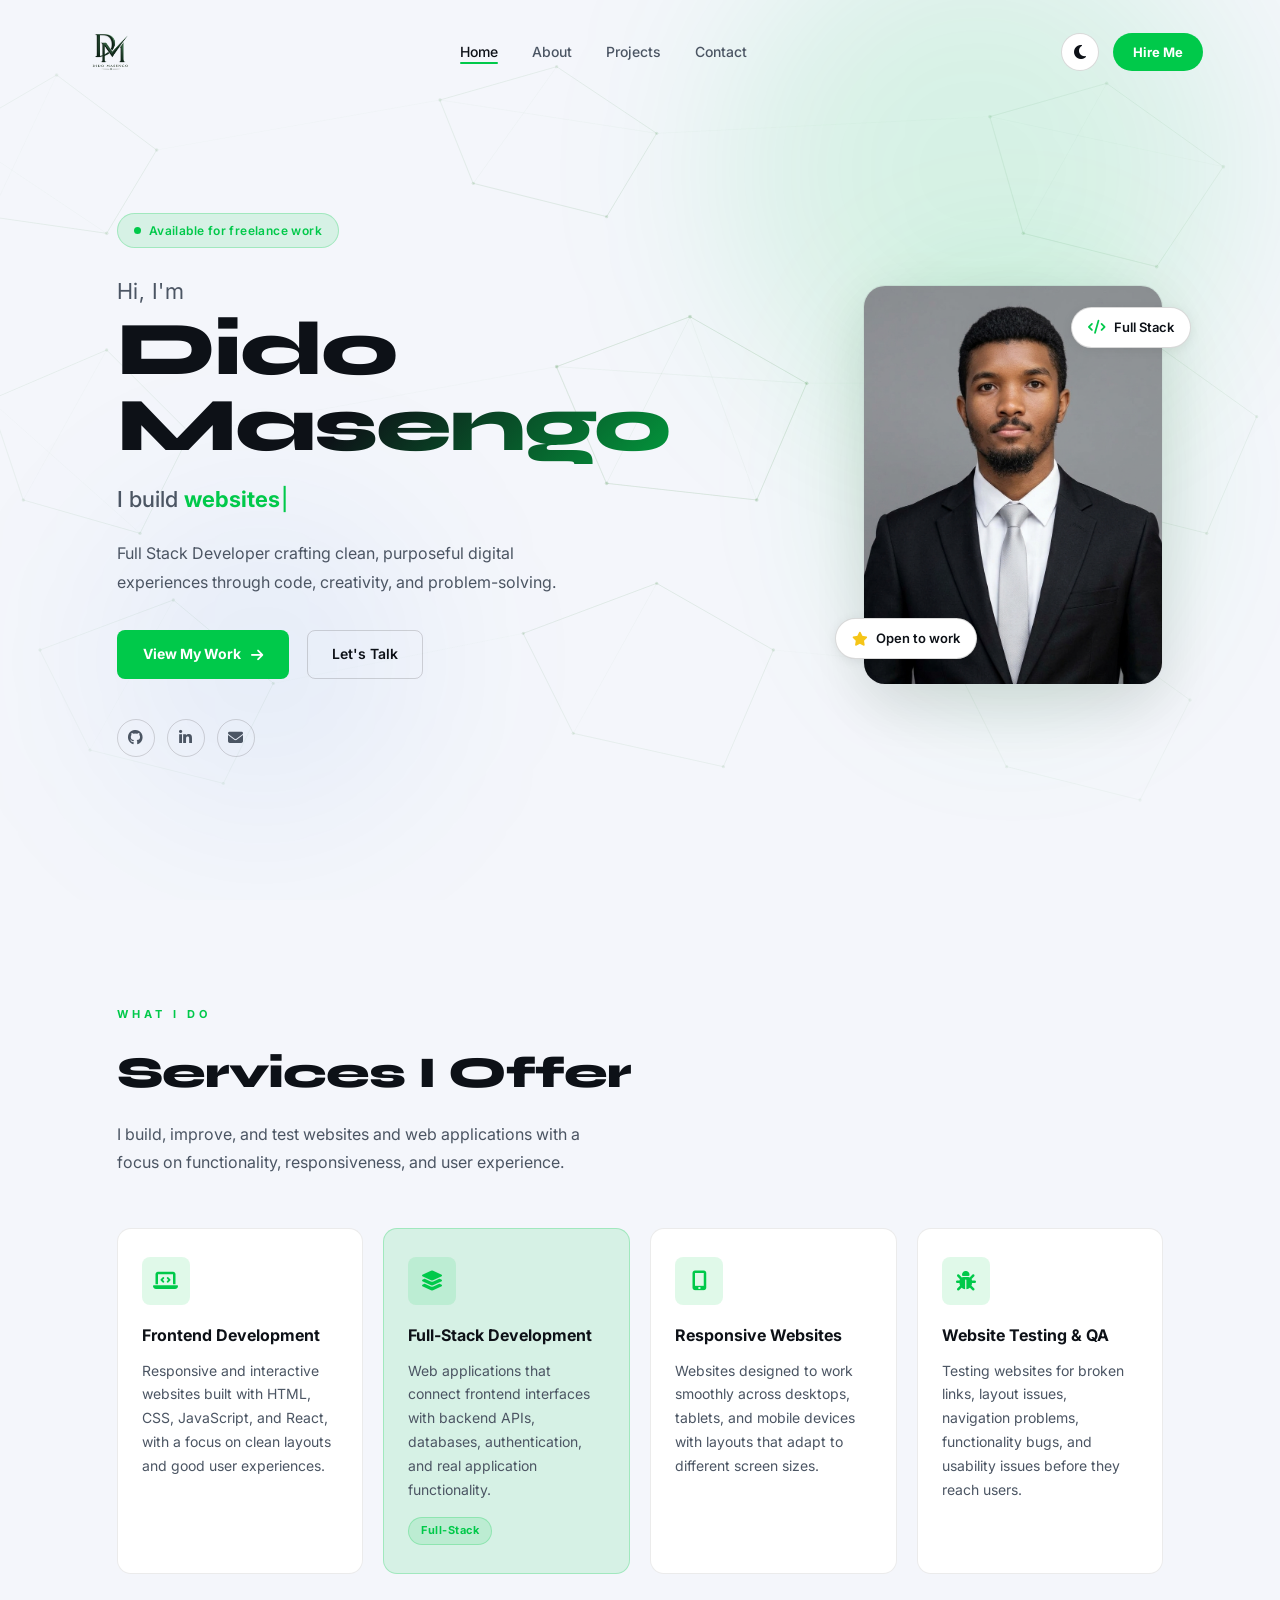
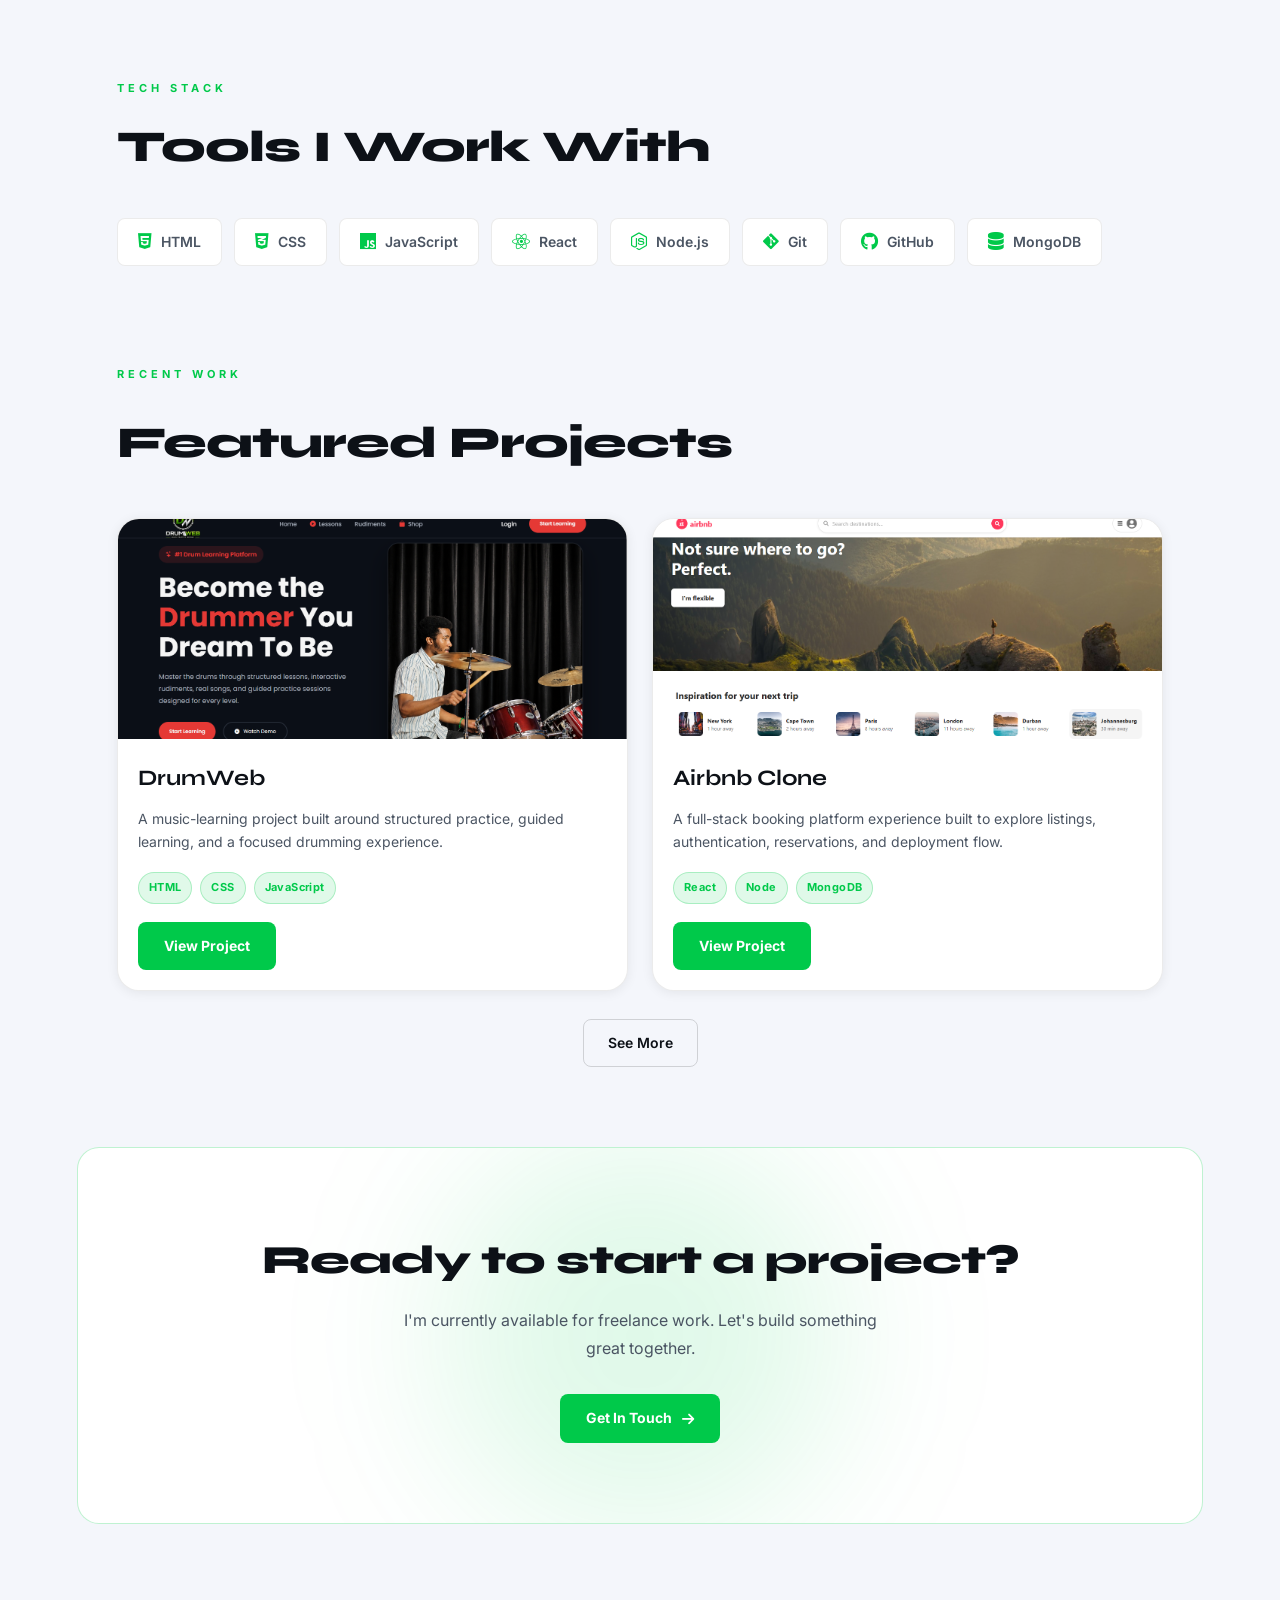
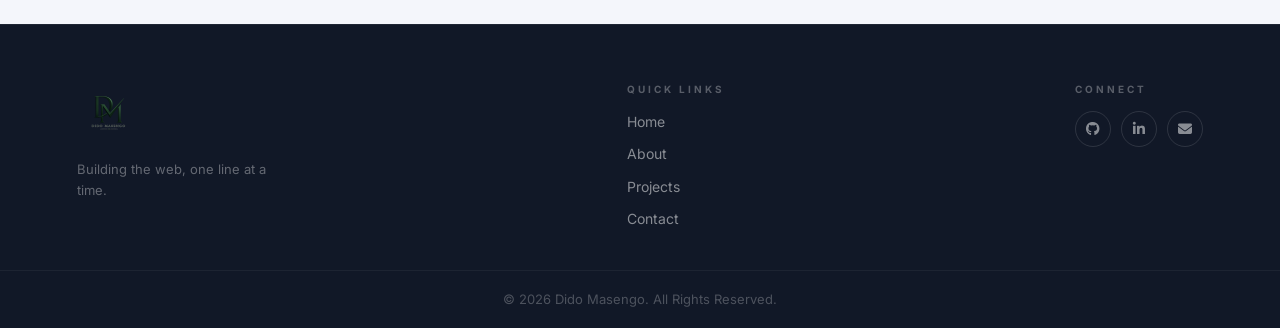
<file: index.html>
<!DOCTYPE html>
<html lang="en">
<head>
    <meta charset="UTF-8">
    <meta name="viewport" content="width=device-width, initial-scale=1.0">

    <title>Dido Masengo — Full Stack Developer</title>

    <link rel="icon" type="image/png" href="./assets/favicon logo.png">

    <link rel="preconnect" href="https://fonts.googleapis.com">
    <link rel="preconnect" href="https://fonts.gstatic.com" crossorigin>

    <link
        href="https://fonts.googleapis.com/css2?family=Inter:wght@300;400;500;600;700;800;900&family=Syne:wght@700;800&display=swap"
        rel="stylesheet"
    >

    <link
        rel="stylesheet"
        href="https://cdnjs.cloudflare.com/ajax/libs/font-awesome/6.6.0/css/all.min.css"
    >

    <link rel="stylesheet" href="theme.css">
    <link rel="stylesheet" href="style.css">
    <link rel="stylesheet" href="home.css">

    <script src="theme-toggle.js" defer></script>
    <script src="navbar.js" defer></script>
</head>

<body>

<!-- ===================== NAVBAR ===================== -->

<header class="navbar" id="navbar">

    <a href="index.html" class="nav-logo">
        <img src="./assets/my logo.png" alt="Dido logo">
    </a>

    <ul class="nav-links">

        <li>
            <a href="index.html" class="active">
                Home
            </a>
        </li>

        <li>
            <a href="about.html">
                About
            </a>
        </li>

        <li>
            <a href="projects.html">
                Projects
            </a>
        </li>

        <li>
            <a href="contact.html">
                Contact
            </a>
        </li>

    </ul>

    <div class="nav-right">

        <button
            class="theme-toggle"
            aria-label="Switch to light mode"
            title="Switch to light mode"
        >
            <i class="fas fa-sun icon-sun"></i>
            <i class="fas fa-moon icon-moon" style="display:none"></i>
        </button>

        <a href="contact.html" class="hire-btn">
            Hire Me
        </a>

        <button
            class="nav-hamburger"
            id="hamburger"
            aria-label="Open menu"
        >
            <span></span>
            <span></span>
            <span></span>
        </button>

    </div>

</header>


<!-- ===================== MOBILE NAVBAR ===================== -->

<nav class="nav-drawer" id="nav-drawer">

    <a href="index.html">
        Home
    </a>

    <a href="about.html">
        About
    </a>

    <a href="projects.html">
        Projects
    </a>

    <a href="contact.html">
        Contact
    </a>

    <a href="contact.html" class="hire-btn">
        Hire Me
    </a>

    <button
        class="theme-toggle"
        aria-label="Toggle theme"
    >
        <i class="fas fa-sun icon-sun"></i>
        <i class="fas fa-moon icon-moon" style="display:none"></i>
    </button>

</nav>


<!-- ===================== HERO ===================== -->

<section class="hero">

    <div class="hero__orb hero__orb--1"></div>
    <div class="hero__orb hero__orb--2"></div>

    <div class="hero__inner container">

        <!-- Text side -->

        <div class="hero__text">

            <div class="hero__badge">
                <span class="hero__badge-dot"></span>
                Available for freelance work
            </div>

            <h1 class="hero__name">

                <span class="hero__greeting">
                    Hi, I'm
                </span>

                <span class="hero__name-main">
                    Dido Masengo
                </span>

            </h1>

            <div class="hero__typewriter">

                <span>
                    I build&nbsp;
                </span>

                <span
                    class="hero__tw-word"
                    id="tw-word"
                ></span>

                <span class="hero__tw-cursor">
                    |
                </span>

            </div>

            <p class="hero__desc">
                Full Stack Developer crafting clean, purposeful digital
                experiences through code, creativity, and problem-solving.
            </p>

            <div class="hero__actions">

                <a
                    href="projects.html"
                    class="btn-primary"
                >
                    View My Work
                    <i class="fas fa-arrow-right"></i>
                </a>

                <a
                    href="contact.html"
                    class="btn-ghost"
                >
                    Let's Talk
                </a>

            </div>

            <div class="hero__social">

                <a
                    href="https://github.com/masengodido28-lgtm"
                    target="_blank"
                    aria-label="GitHub"
                >
                    <i class="fab fa-github"></i>
                </a>

                <a
                    href="https://www.linkedin.com/in/dido-masengo-86b31629b"
                    target="_blank"
                    aria-label="LinkedIn"
                >
                    <i class="fab fa-linkedin-in"></i>
                </a>

                <a
                    href="mailto:masengodido28@gmail.com"
                    aria-label="Email"
                >
                    <i class="fas fa-envelope"></i>
                </a>

            </div>

        </div>


        <!-- Photo card -->

        <div class="hero__card">

            <div class="hero__card-glow"></div>

            <img
                src="./assets/home img2.jfif"
                alt="Dido Masengo"
                class="hero__photo"
            >

            <div class="hero__float hero__float--top">

                <i class="fas fa-code"></i>
                <span>
                    Full Stack
                </span>

            </div>

            <div class="hero__float hero__float--bottom">

                <i class="fas fa-star"></i>
                <span>
                    Open to work
                </span>

            </div>

        </div>

    </div>

</section>


<!-- ===================== SERVICES ===================== -->

<section class="section-pad">

    <div class="container">

        <span class="section-label">
            What I Do
        </span>

        <h2 class="section-title">
            Services I Offer
        </h2>

        <p class="section-sub">
            I build, improve, and test websites and web applications with a focus on functionality, responsiveness, and user experience.
        </p>


        <div class="services-grid">


            <!-- FRONTEND DEVELOPMENT -->

            <div class="card reveal">

                <div class="service-icon">
                    <i class="fas fa-laptop-code"></i>
                </div>

                <h3>
                    Frontend Development
                </h3>

                <p>
                    Responsive and interactive websites built with HTML, CSS, JavaScript, and React, with a focus on clean layouts and good user experiences.
                </p>

            </div>


            <!-- FULL-STACK DEVELOPMENT -->

            <div class="card card--featured reveal">

                <div class="service-icon">
                    <i class="fas fa-layer-group"></i>
                </div>

                <h3>
                    Full-Stack Development
                </h3>

                <p>
                    Web applications that connect frontend interfaces with backend APIs, databases, authentication, and real application functionality.
                </p>

                <span class="service-tag">
                    Full-Stack
                </span>

            </div>


            <!-- RESPONSIVE WEBSITES -->

            <div class="card reveal">

                <div class="service-icon">
                    <i class="fas fa-mobile-alt"></i>
                </div>

                <h3>
                    Responsive Websites
                </h3>

                <p>
                    Websites designed to work smoothly across desktops, tablets, and mobile devices with layouts that adapt to different screen sizes.
                </p>

            </div>


            <!-- WEBSITE TESTING & QA -->

            <div class="card reveal">

                <div class="service-icon">
                    <i class="fas fa-bug"></i>
                </div>

                <h3>
                    Website Testing &amp; QA
                </h3>

                <p>
                    Testing websites for broken links, layout issues, navigation problems, functionality bugs, and usability issues before they reach users.
                </p>

            </div>


        </div>

    </div>

</section>


<!-- ===================== TECH STACK ===================== -->

<section
    class="section-pad"
    style="padding-top:0"
>

    <div class="container">

        <span class="section-label">
            Tech Stack
        </span>

        <h2 class="section-title">
            Tools I Work With
        </h2>


        <div class="stack-grid">

            <div class="stack-pill reveal">
                <i class="fab fa-html5"></i>
                HTML
            </div>

            <div class="stack-pill reveal">
                <i class="fab fa-css3-alt"></i>
                CSS
            </div>

            <div class="stack-pill reveal">
                <i class="fab fa-js"></i>
                JavaScript
            </div>

            <div class="stack-pill reveal">
                <i class="fab fa-react"></i>
                React
            </div>

            <div class="stack-pill reveal">
                <i class="fab fa-node-js"></i>
                Node.js
            </div>

            <div class="stack-pill reveal">
                <i class="fab fa-git-alt"></i>
                Git
            </div>

            <div class="stack-pill reveal">
                <i class="fab fa-github"></i>
                GitHub
            </div>

            <div class="stack-pill reveal">
                <i class="fas fa-database"></i>
                MongoDB
            </div>

        </div>

    </div>

</section>


<!-- ===================== FEATURED PROJECTS ===================== -->

<section class="home-projects">

    <div class="container">

        <div class="section-heading">
            <span class="section-label">
                Recent Work
            </span>

            <h2 class="section-title">
                Featured Projects
            </h2>
        </div>

        <div class="home-projects__grid">

            <article class="home-project-card reveal">
                <div class="home-project-card__thumb home-project-card__thumb--drumweb"></div>
                <div class="home-project-card__body">
                    <h3>DrumWeb</h3>
                    <p>
                        A music-learning project built around structured practice, guided learning, and a focused drumming experience.
                    </p>
                    <div class="home-project-card__tags">
                        <span>HTML</span>
                        <span>CSS</span>
                        <span>JavaScript</span>
                    </div>
                    <div class="home-project-card__actions">
                        <a href="projects.html" class="btn-primary btn-sm">View Project</a>
                    </div>
                </div>
            </article>

            <article class="home-project-card reveal">
                <div class="home-project-card__thumb home-project-card__thumb--airbnb"></div>
                <div class="home-project-card__body">
                    <h3>Airbnb Clone</h3>
                    <p>
                        A full-stack booking platform experience built to explore listings, authentication, reservations, and deployment flow.
                    </p>
                    <div class="home-project-card__tags">
                        <span>React</span>
                        <span>Node</span>
                        <span>MongoDB</span>
                    </div>
                    <div class="home-project-card__actions">
                        <a href="projects.html" class="btn-primary btn-sm">View Project</a>
                    </div>
                </div>
            </article>

        </div>

        <div class="home-projects__more">
            <a href="projects.html" class="btn-ghost">See More</a>
        </div>

    </div>

</section>


<!-- ===================== CTA ===================== -->

<div class="cta-banner reveal">

    <div class="cta-banner__orb"></div>

    <div class="cta-banner__inner">

        <h2>
            Ready to start a project?
        </h2>

        <p>
            I'm currently available for freelance work. Let's build something great together.
        </p>

        <a
            href="contact.html"
            class="btn-primary"
        >
            Get In Touch
            <i class="fas fa-arrow-right"></i>
        </a>

    </div>

</div>


<!-- ===================== FOOTER ===================== -->

<footer class="footer">

    <div class="footer__inner">


        <!-- BRAND -->

        <div class="footer__brand">

            <img
                src="./assets/my logo.png"
                alt="Dido logo"
            >

            <p>
                Building the web, one line at a time.
            </p>

        </div>


        <!-- QUICK LINKS -->

        <div class="footer__col">

            <span class="footer__col-label">
                Quick Links
            </span>

            <a href="index.html">
                Home
            </a>

            <a href="about.html">
                About
            </a>

            <a href="projects.html">
                Projects
            </a>

            <a href="contact.html">
                Contact
            </a>

        </div>


        <!-- CONNECT -->

        <div class="footer__col">

            <span class="footer__col-label">
                Connect
            </span>

            <div class="footer__socials">

                <a
                    href="https://github.com/masengodido28-lgtm"
                    target="_blank"
                    aria-label="GitHub"
                >
                    <i class="fab fa-github"></i>
                </a>

                <a
                    href="https://www.linkedin.com/in/dido-masengo-86b31629b"
                    target="_blank"
                    aria-label="LinkedIn"
                >
                    <i class="fab fa-linkedin-in"></i>
                </a>

                <a
                    href="mailto:masengodido28@gmail.com"
                    aria-label="Email"
                >
                    <i class="fas fa-envelope"></i>
                </a>

            </div>

        </div>

    </div>


    <div class="footer__bottom">
        &copy; 2026 Dido Masengo. All Rights Reserved.
    </div>

</footer>


</body>
</html>
</file>
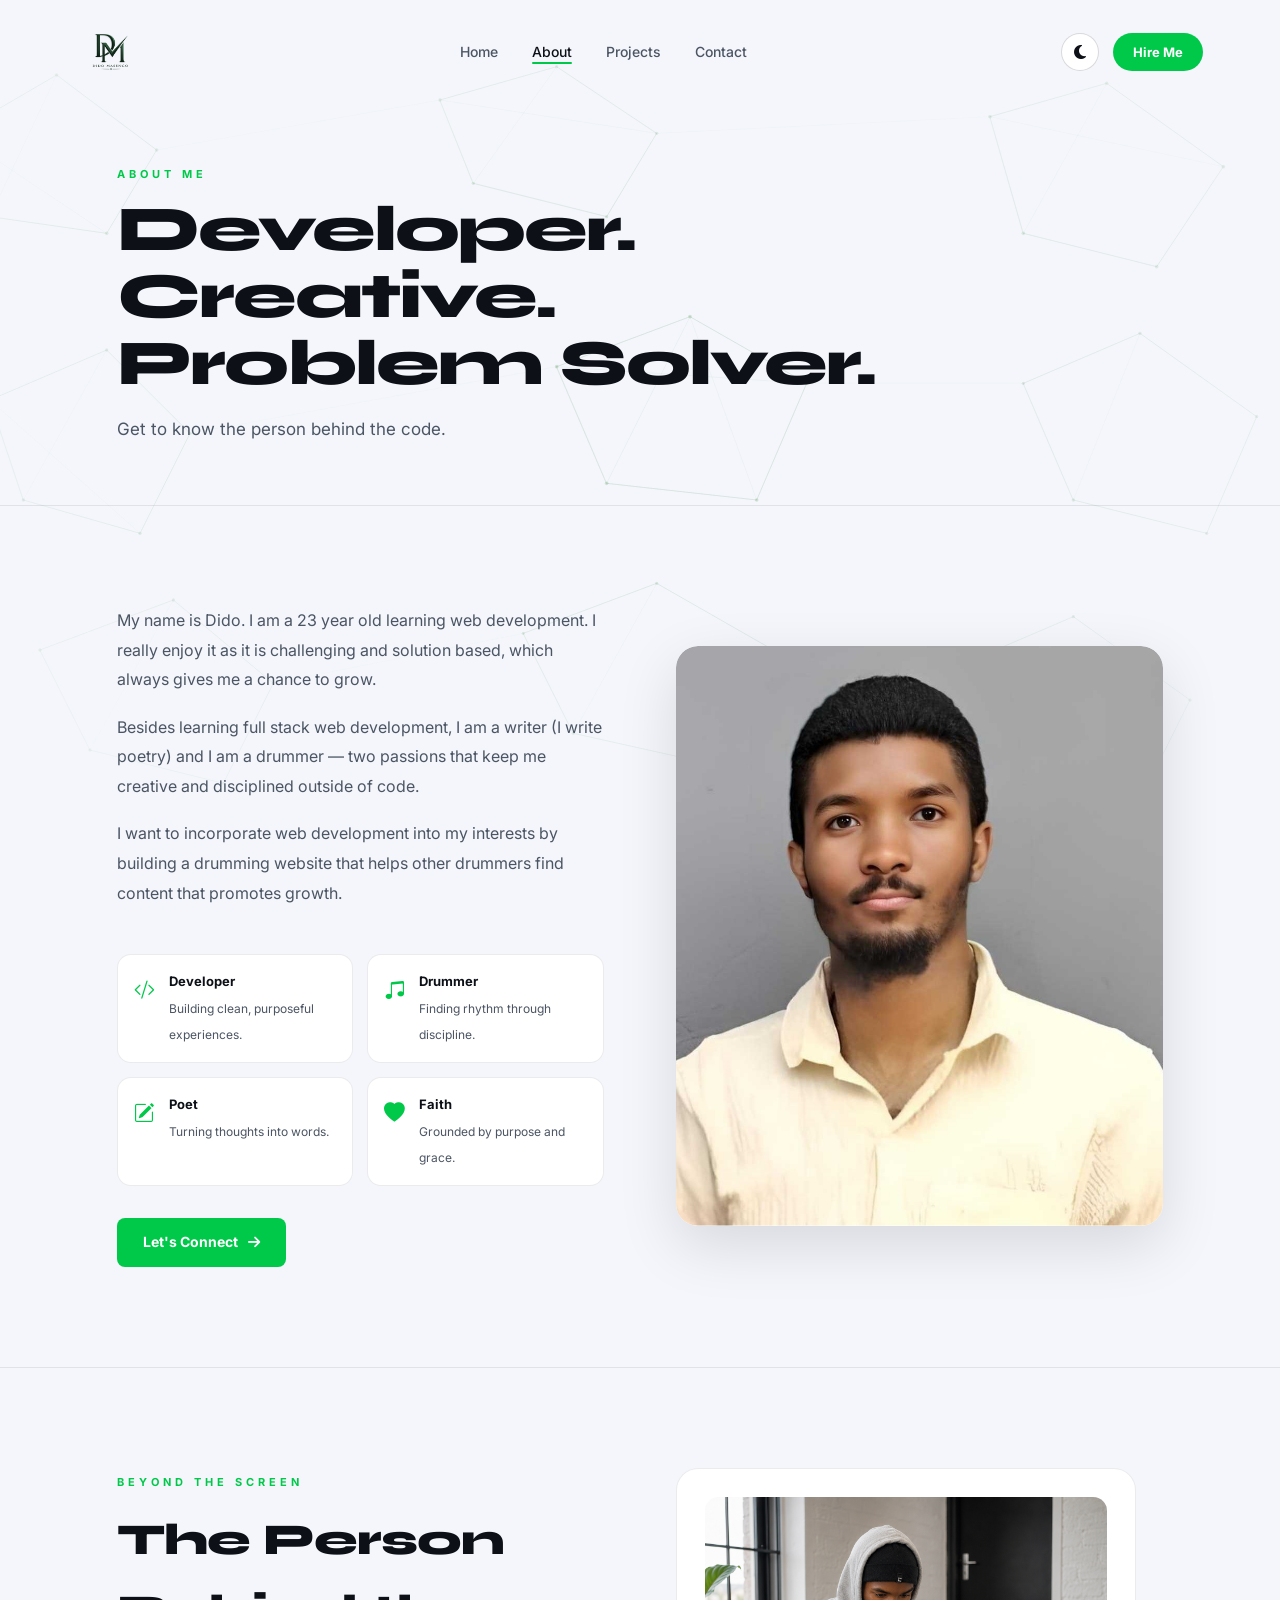
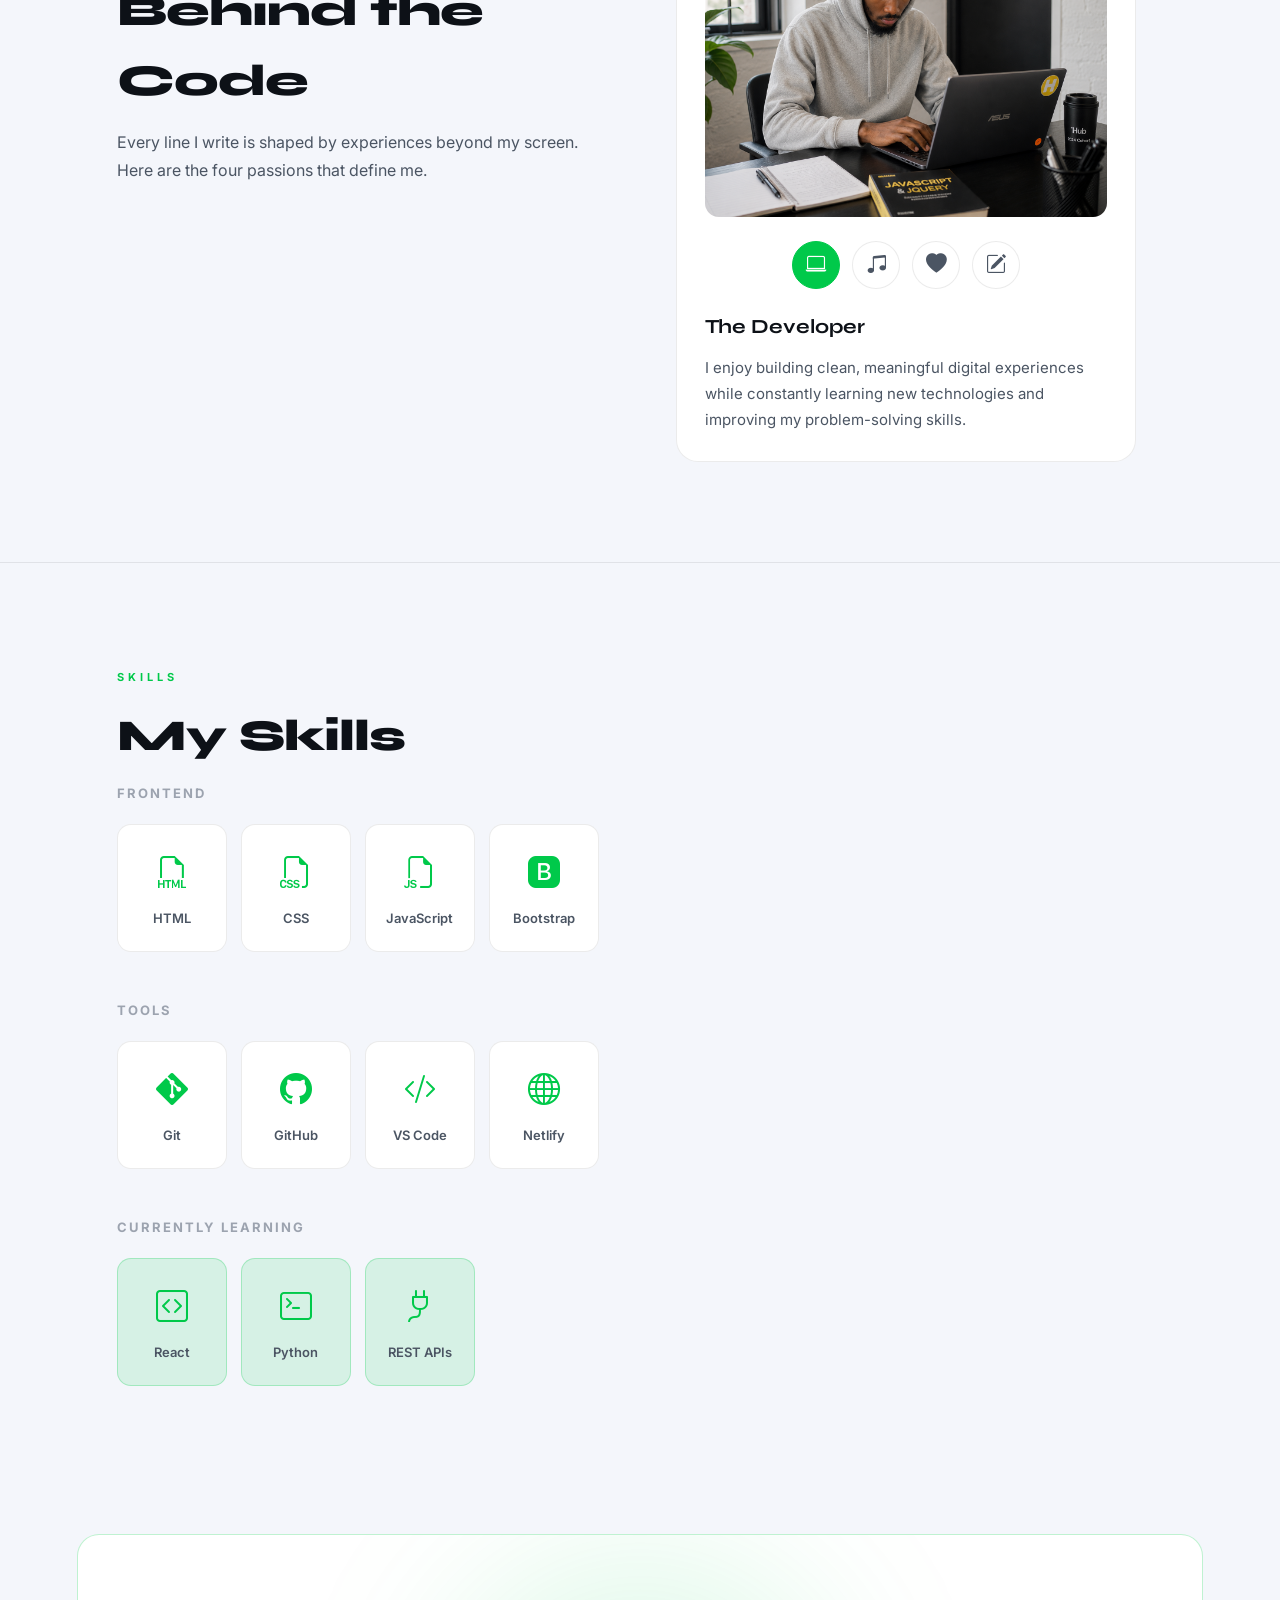
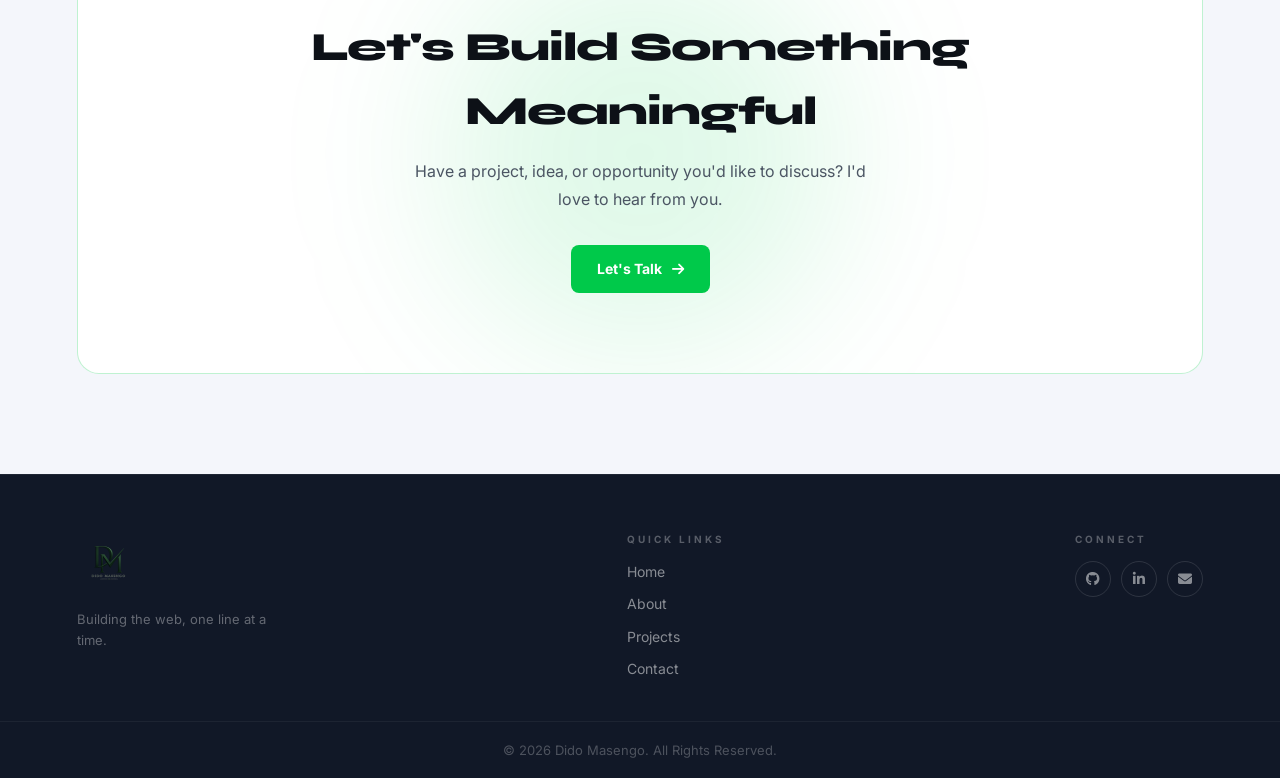
<file: about.html>
<!DOCTYPE html>
<html lang="en">
<head>
    <meta charset="UTF-8">
    <meta name="viewport" content="width=device-width, initial-scale=1.0">
    <title>About — Dido Masengo</title>
    <link rel="icon" type="image/png" href="./assets/favicon logo.png">
    <link rel="preconnect" href="https://fonts.googleapis.com">
    <link rel="preconnect" href="https://fonts.gstatic.com" crossorigin>
    <link href="https://fonts.googleapis.com/css2?family=Inter:wght@300;400;500;600;700;800;900&family=Syne:wght@700;800&display=swap" rel="stylesheet">
    <link rel="stylesheet" href="https://cdnjs.cloudflare.com/ajax/libs/font-awesome/6.6.0/css/all.min.css">
    <link rel="stylesheet" href="https://cdn.jsdelivr.net/npm/bootstrap-icons@1.13.1/font/bootstrap-icons.min.css">
    <link rel="stylesheet" href="theme.css">
    <link rel="stylesheet" href="style.css">
    <link rel="stylesheet" href="about.css">
    <script src="theme-toggle.js" defer></script>
    <script src="navbar.js" defer></script>
    <script src="about.js" defer></script>
</head>
<body>

<!-- NAVBAR -->
<header class="navbar" id="navbar">
    <a href="index.html" class="nav-logo">
        <img src="./assets/my logo.png" alt="Dido logo">
    </a>
    <ul class="nav-links">
        <li><a href="index.html">Home</a></li>
        <li><a href="about.html" class="active">About</a></li>
        <li><a href="projects.html">Projects</a></li>
        <li><a href="contact.html">Contact</a></li>
    </ul>
    <div class="nav-right">
        <button class="theme-toggle" aria-label="Switch to light mode" title="Switch to light mode">
            <i class="fas fa-sun icon-sun"></i>
            <i class="fas fa-moon icon-moon" style="display:none"></i>
        </button>
        <a href="contact.html" class="hire-btn">Hire Me</a>
        <button class="nav-hamburger" id="hamburger" aria-label="Open menu">
            <span></span><span></span><span></span>
        </button>
    </div>
</header>

<nav class="nav-drawer" id="nav-drawer">
    <a href="index.html">Home</a>
    <a href="about.html">About</a>
    <a href="projects.html">Projects</a>
    <a href="contact.html">Contact</a>
    <a href="contact.html" class="hire-btn">Hire Me</a>

    <button class="theme-toggle" aria-label="Toggle theme">
        <i class="fas fa-sun icon-sun"></i>
        <i class="fas fa-moon icon-moon" style="display:none"></i>
    </button>
</nav>
<main>

    <!-- PAGE HEADER -->
    <div class="page-header container">
        <span class="section-label">About Me</span>
        <h1>Developer.<br>Creative.<br>Problem&nbsp;Solver.</h1>
        <p>Get to know the person behind the code.</p>
    </div>

    <div class="divider"></div>

    <!-- ABOUT HERO -->
    <section class="about-hero section-pad">
        <div class="container about-hero__inner">

            <!-- Left: text -->
            <div class="about-hero__content reveal">
                <p class="about-body">
                    My name is Dido. I am a 23 year old learning web development.
                    I really enjoy it as it is challenging and solution based,
                    which always gives me a chance to grow.
                </p>
                <p class="about-body">
                    Besides learning full stack web development, I am a writer
                    (I write poetry) and I am a drummer — two passions that keep
                    me creative and disciplined outside of code.
                </p>
                <p class="about-body">
                    I want to incorporate web development into my interests by
                    building a drumming website that helps other drummers find
                    content that promotes growth.
                </p>

                <!-- Personality highlights -->
                <div class="highlights">
                    <div class="highlight-item">
                        <i class="bi bi-code-slash"></i>
                        <div>
                            <strong>Developer</strong>
                            <small>Building clean, purposeful experiences.</small>
                        </div>
                    </div>
                    <div class="highlight-item">
                        <i class="bi bi-music-note-beamed"></i>
                        <div>
                            <strong>Drummer</strong>
                            <small>Finding rhythm through discipline.</small>
                        </div>
                    </div>
                    <div class="highlight-item">
                        <i class="bi bi-pencil-square"></i>
                        <div>
                            <strong>Poet</strong>
                            <small>Turning thoughts into words.</small>
                        </div>
                    </div>
                    <div class="highlight-item">
                        <i class="bi bi-heart-fill"></i>
                        <div>
                            <strong>Faith</strong>
                            <small>Grounded by purpose and grace.</small>
                        </div>
                    </div>
                </div>

                <a href="contact.html" class="btn-primary" style="margin-top:32px; align-self:flex-start;">
                    Let's Connect <i class="fas fa-arrow-right"></i>
                </a>
            </div>

            <!-- Right: image -->
            <div class="about-hero__img reveal">
                <img src="./assets/about img2.jpg" alt="Dido Masengo">
            </div>

        </div>
    </section>

    <div class="divider"></div>

    <!-- IDENTITY SECTION -->
    <section class="identity section-pad">
        <div class="container identity__inner">
            <div class="identity__intro reveal">
                <span class="section-label">Beyond the Screen</span>
                <h2 class="section-title">The Person Behind the Code</h2>
                <p class="section-sub">
                    Every line I write is shaped by experiences beyond my screen.
                    Here are the four passions that define me.
                </p>
            </div>

            <div class="identity__card card reveal">
                <img id="identity-image" src="./assets/dev img.png" alt="Identity">

                <div class="identity__tabs">
                    <button class="identity__tab active" data-identity="developer" aria-label="Developer">
                        <i class="bi bi-laptop"></i>
                    </button>
                    <button class="identity__tab" data-identity="drummer" aria-label="Drummer">
                        <i class="bi bi-music-note-beamed"></i>
                    </button>
                    <button class="identity__tab" data-identity="faith" aria-label="Faith">
                        <i class="bi bi-heart-fill"></i>
                    </button>
                    <button class="identity__tab" data-identity="poet" aria-label="Poet">
                        <i class="bi bi-pencil-square"></i>
                    </button>
                </div>

                <h3 id="identity-title">The Developer</h3>
                <p id="identity-text">
                    I enjoy building clean, meaningful digital experiences while constantly
                    learning new technologies and improving my problem-solving skills.
                </p>
            </div>
        </div>
    </section>

    <div class="divider"></div>

    <!-- SKILLS -->
    <section class="skills section-pad">
        <div class="container">
            <span class="section-label">Skills</span>
            <h2 class="section-title">My Skills</h2>

            <div class="skills__group">
                <h3 class="skills__group-label">Frontend</h3>
                <div class="skills__grid">
                    <div class="skill-card card reveal"><i class="bi bi-filetype-html"></i><span>HTML</span></div>
                    <div class="skill-card card reveal"><i class="bi bi-filetype-css"></i><span>CSS</span></div>
                    <div class="skill-card card reveal"><i class="bi bi-filetype-js"></i><span>JavaScript</span></div>
                    <div class="skill-card card reveal"><i class="bi bi-bootstrap-fill"></i><span>Bootstrap</span></div>
                </div>
            </div>

            <div class="skills__group">
                <h3 class="skills__group-label">Tools</h3>
                <div class="skills__grid">
                    <div class="skill-card card reveal"><i class="bi bi-git"></i><span>Git</span></div>
                    <div class="skill-card card reveal"><i class="bi bi-github"></i><span>GitHub</span></div>
                    <div class="skill-card card reveal"><i class="bi bi-code-slash"></i><span>VS Code</span></div>
                    <div class="skill-card card reveal"><i class="bi bi-globe"></i><span>Netlify</span></div>
                </div>
            </div>

            <div class="skills__group">
                <h3 class="skills__group-label">Currently Learning</h3>
                <div class="skills__grid">
                    <div class="skill-card card skill-card--learning reveal"><i class="bi bi-code-square"></i><span>React</span></div>
                    <div class="skill-card card skill-card--learning reveal"><i class="bi bi-terminal"></i><span>Python</span></div>
                    <div class="skill-card card skill-card--learning reveal"><i class="bi bi-plug"></i><span>REST APIs</span></div>
                </div>
            </div>
        </div>
    </section>

</main>

<!-- CTA -->
<div class="cta-banner reveal">
    <div class="cta-banner__orb"></div>
    <div class="cta-banner__inner">
        <h2>Let's Build Something Meaningful</h2>
        <p>Have a project, idea, or opportunity you'd like to discuss? I'd love to hear from you.</p>
        <a href="contact.html" class="btn-primary">Let's Talk <i class="fas fa-arrow-right"></i></a>
    </div>
</div>

<!-- FOOTER -->
<footer class="footer">
    <div class="footer__inner">
        <div class="footer__brand">
            <img src="./assets/my logo.png" alt="Dido logo">
            <p>Building the web, one line at a time.</p>
        </div>
        <div class="footer__col">
            <span class="footer__col-label">Quick Links</span>
            <a href="index.html">Home</a>
            <a href="about.html">About</a>
            <a href="projects.html">Projects</a>
            <a href="contact.html">Contact</a>
        </div>
        <div class="footer__col">
            <span class="footer__col-label">Connect</span>
            <div class="footer__socials">
                <a href="https://github.com/masengodido28-lgtm" target="_blank" aria-label="GitHub"><i class="fab fa-github"></i></a>
                <a href="https://www.linkedin.com/in/dido-masengo-86b31629b" target="_blank" aria-label="LinkedIn"><i class="fab fa-linkedin-in"></i></a>
                <a href="mailto:masengodido28@gmail.com" aria-label="Email"><i class="fas fa-envelope"></i></a>
            </div>
        </div>
    </div>
    <div class="footer__bottom">&copy; 2026 Dido Masengo. All Rights Reserved.</div>
</footer>


</body>
</html>
</file>
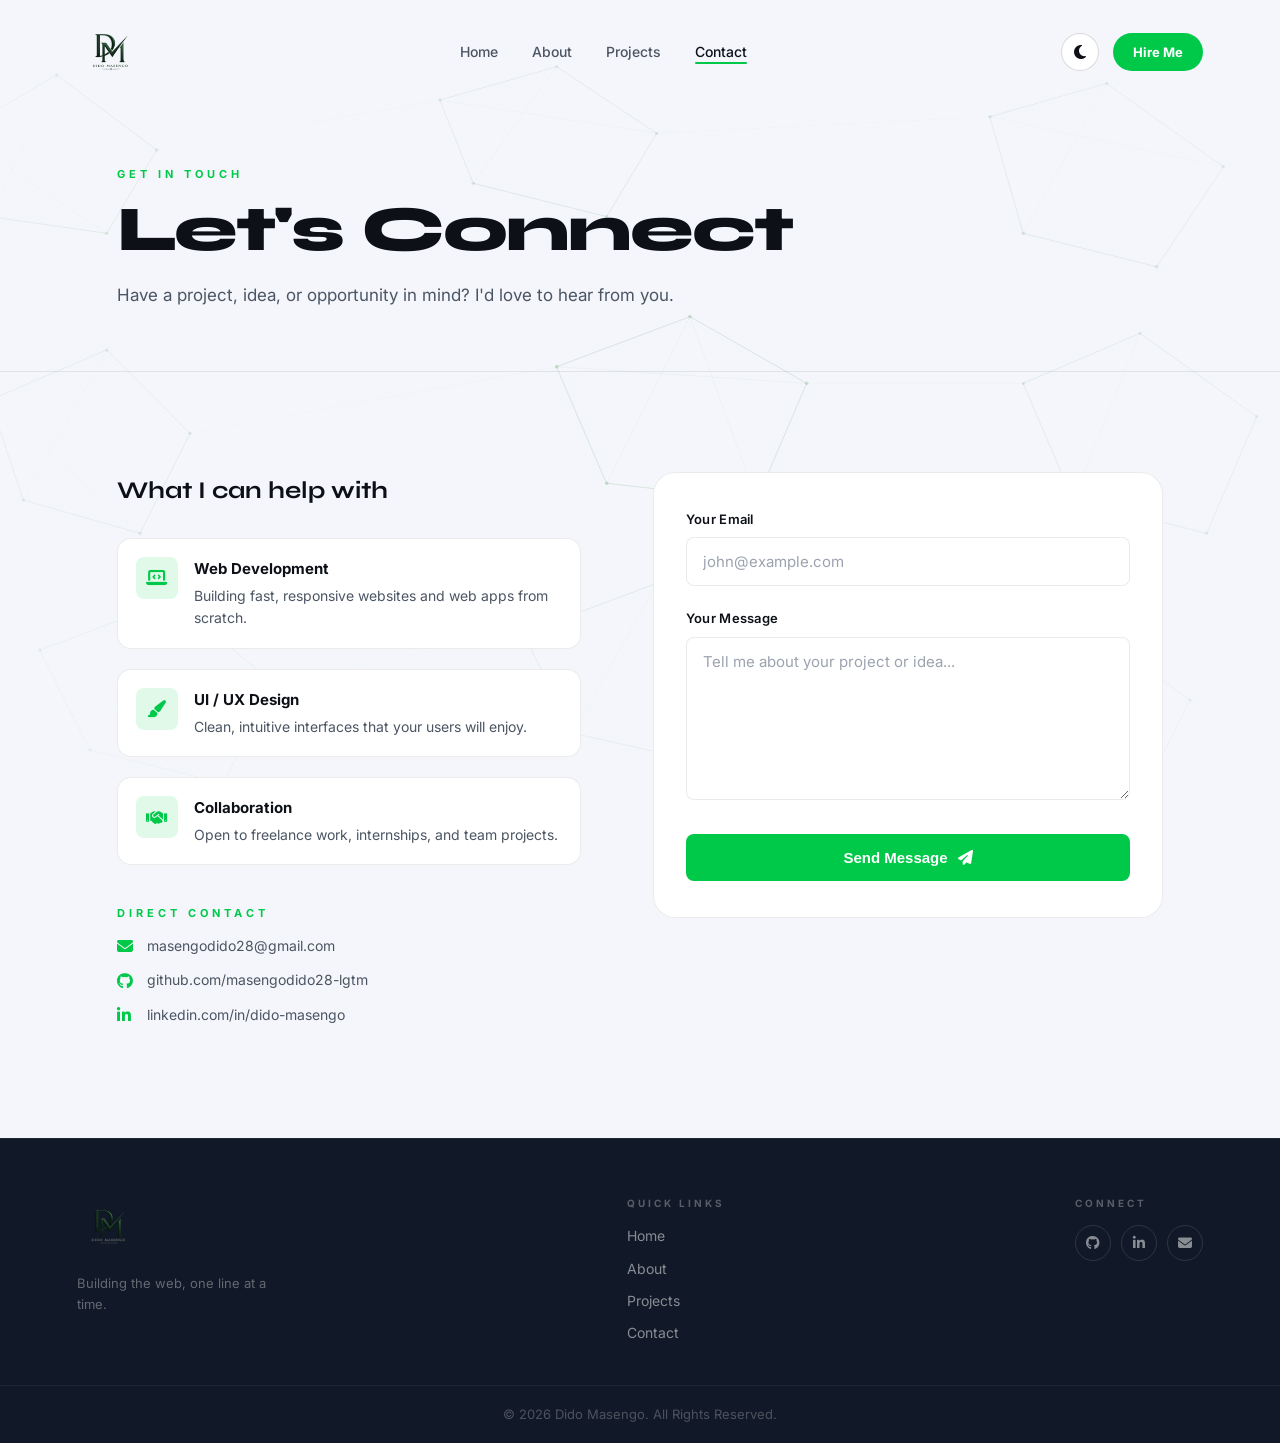
<file: contact.html>
<!DOCTYPE html>
<html lang="en">
<head>
    <meta charset="UTF-8">
    <meta name="viewport" content="width=device-width, initial-scale=1.0">
    <title>Contact — Dido Masengo</title>
    <link rel="icon" type="image/png" href="./assets/favicon logo.png">
    <link rel="preconnect" href="https://fonts.googleapis.com">
    <link rel="preconnect" href="https://fonts.gstatic.com" crossorigin>
    <link href="https://fonts.googleapis.com/css2?family=Inter:wght@300;400;500;600;700;800;900&family=Syne:wght@700;800&display=swap" rel="stylesheet">
    <link rel="stylesheet" href="https://cdnjs.cloudflare.com/ajax/libs/font-awesome/6.6.0/css/all.min.css">
    <link rel="stylesheet" href="theme.css">
    <link rel="stylesheet" href="style.css">
    <link rel="stylesheet" href="contact.css">
    <script src="theme-toggle.js" defer></script>
</head>
<body>

<!-- NAVBAR -->
<header class="navbar" id="navbar">
    <a href="index.html" class="nav-logo">
        <img src="./assets/my logo.png" alt="Dido logo">
    </a>
    <ul class="nav-links">
        <li><a href="index.html">Home</a></li>
        <li><a href="about.html">About</a></li>
        <li><a href="projects.html">Projects</a></li>
        <li><a href="contact.html" class="active">Contact</a></li>
    </ul>
    <div class="nav-right">
        <button class="theme-toggle" aria-label="Switch to light mode" title="Switch to light mode">
            <i class="fas fa-sun icon-sun"></i>
            <i class="fas fa-moon icon-moon" style="display:none"></i>
        </button>
        <a href="contact.html" class="hire-btn">Hire Me</a>
        <button class="nav-hamburger" id="hamburger" aria-label="Open menu">
            <span></span><span></span><span></span>
        </button>
    </div>
</header>
<nav class="nav-drawer" id="nav-drawer">
    <a href="index.html">Home</a>
    <a href="about.html">About</a>
    <a href="projects.html">Projects</a>
    <a href="contact.html">Contact</a>
    <a href="contact.html" class="hire-btn">Hire Me</a>
    <button class="theme-toggle" aria-label="Toggle theme">
        <i class="fas fa-sun icon-sun"></i>
        <i class="fas fa-moon icon-moon" style="display:none"></i>
    </button>
</nav>

<main>

    <!-- PAGE HEADER -->
    <div class="page-header container">
        <span class="section-label">Get In Touch</span>
        <h1>Let's Connect</h1>
        <p>Have a project, idea, or opportunity in mind? I'd love to hear from you.</p>
    </div>

    <div class="divider"></div>

    <!-- CONTACT LAYOUT -->
    <section class="contact-section section-pad">
        <div class="container contact-section__inner">

            <!-- Info side -->
            <div class="contact-info reveal">
                <h2>What I can help with</h2>

                <div class="contact-info__items">
                    <div class="contact-info__item">
                        <div class="contact-info__icon"><i class="fas fa-laptop-code"></i></div>
                        <div>
                            <strong>Web Development</strong>
                            <p>Building fast, responsive websites and web apps from scratch.</p>
                        </div>
                    </div>
                    <div class="contact-info__item">
                        <div class="contact-info__icon"><i class="fas fa-paint-brush"></i></div>
                        <div>
                            <strong>UI / UX Design</strong>
                            <p>Clean, intuitive interfaces that your users will enjoy.</p>
                        </div>
                    </div>
                    <div class="contact-info__item">
                        <div class="contact-info__icon"><i class="fas fa-handshake"></i></div>
                        <div>
                            <strong>Collaboration</strong>
                            <p>Open to freelance work, internships, and team projects.</p>
                        </div>
                    </div>
                </div>

                <div class="contact-info__direct">
                    <span class="section-label" style="display:block; margin-bottom:12px;">Direct contact</span>
                    <a href="mailto:masengodido28@gmail.com" class="contact-info__link">
                        <i class="fas fa-envelope"></i> masengodido28@gmail.com
                    </a>
                    <a href="https://github.com/masengodido28-lgtm" target="_blank" class="contact-info__link">
                        <i class="fab fa-github"></i> github.com/masengodido28-lgtm
                    </a>
                    <a href="https://www.linkedin.com/in/dido-masengo-86b31629b" target="_blank" class="contact-info__link">
                        <i class="fab fa-linkedin-in"></i> linkedin.com/in/dido-masengo
                    </a>
                </div>
            </div>

            <!-- Form side -->
            <div class="contact-form-wrap reveal">
                <form
                    class="contact-form"
                    action="https://formspree.io/f/xrpzzerq"
                    method="POST"
                    novalidate>

                    <div class="form-group">
                        <label for="email">Your Email</label>
                        <input
                            type="email"
                            id="email"
                            name="email"
                            placeholder="john@example.com"
                            required
                            autocomplete="email">
                    </div>

                    <div class="form-group">
                        <label for="message">Your Message</label>
                        <textarea
                            id="message"
                            name="message"
                            rows="7"
                            placeholder="Tell me about your project or idea..."
                            required></textarea>
                    </div>

                    <button type="submit" class="btn-primary contact-submit">
                        Send Message <i class="fas fa-paper-plane"></i>
                    </button>

                </form>
            </div>

        </div>
    </section>

</main>

<!-- FOOTER -->
<footer class="footer">
    <div class="footer__inner">
        <div class="footer__brand">
            <img src="./assets/my logo.png" alt="Dido logo">
            <p>Building the web, one line at a time.</p>
        </div>
        <div class="footer__col">
            <span class="footer__col-label">Quick Links</span>
            <a href="index.html">Home</a>
            <a href="about.html">About</a>
            <a href="projects.html">Projects</a>
            <a href="contact.html">Contact</a>
        </div>
        <div class="footer__col">
            <span class="footer__col-label">Connect</span>
            <div class="footer__socials">
                <a href="https://github.com/masengodido28-lgtm" target="_blank" aria-label="GitHub"><i class="fab fa-github"></i></a>
                <a href="https://www.linkedin.com/in/dido-masengo-86b31629b" target="_blank" aria-label="LinkedIn"><i class="fab fa-linkedin-in"></i></a>
                <a href="mailto:masengodido28@gmail.com" aria-label="Email"><i class="fas fa-envelope"></i></a>
            </div>
        </div>
    </div>
    <div class="footer__bottom">&copy; 2026 Dido Masengo. All Rights Reserved.</div>
</footer>

<script>
const navbar = document.getElementById('navbar');
window.addEventListener('scroll', () => navbar.classList.toggle('scrolled', scrollY > 40));
const hamburger = document.getElementById('hamburger');
const drawer    = document.getElementById('nav-drawer');
hamburger.addEventListener('click', () => { hamburger.classList.toggle('open'); drawer.classList.toggle('open'); });

const io = new IntersectionObserver(entries => {
    entries.forEach(e => { if (e.isIntersecting) { e.target.classList.add('visible'); io.unobserve(e.target); } });
}, { threshold: 0.12 });
document.querySelectorAll('.reveal').forEach(el => io.observe(el));
</script>

</body>
</html>
</file>
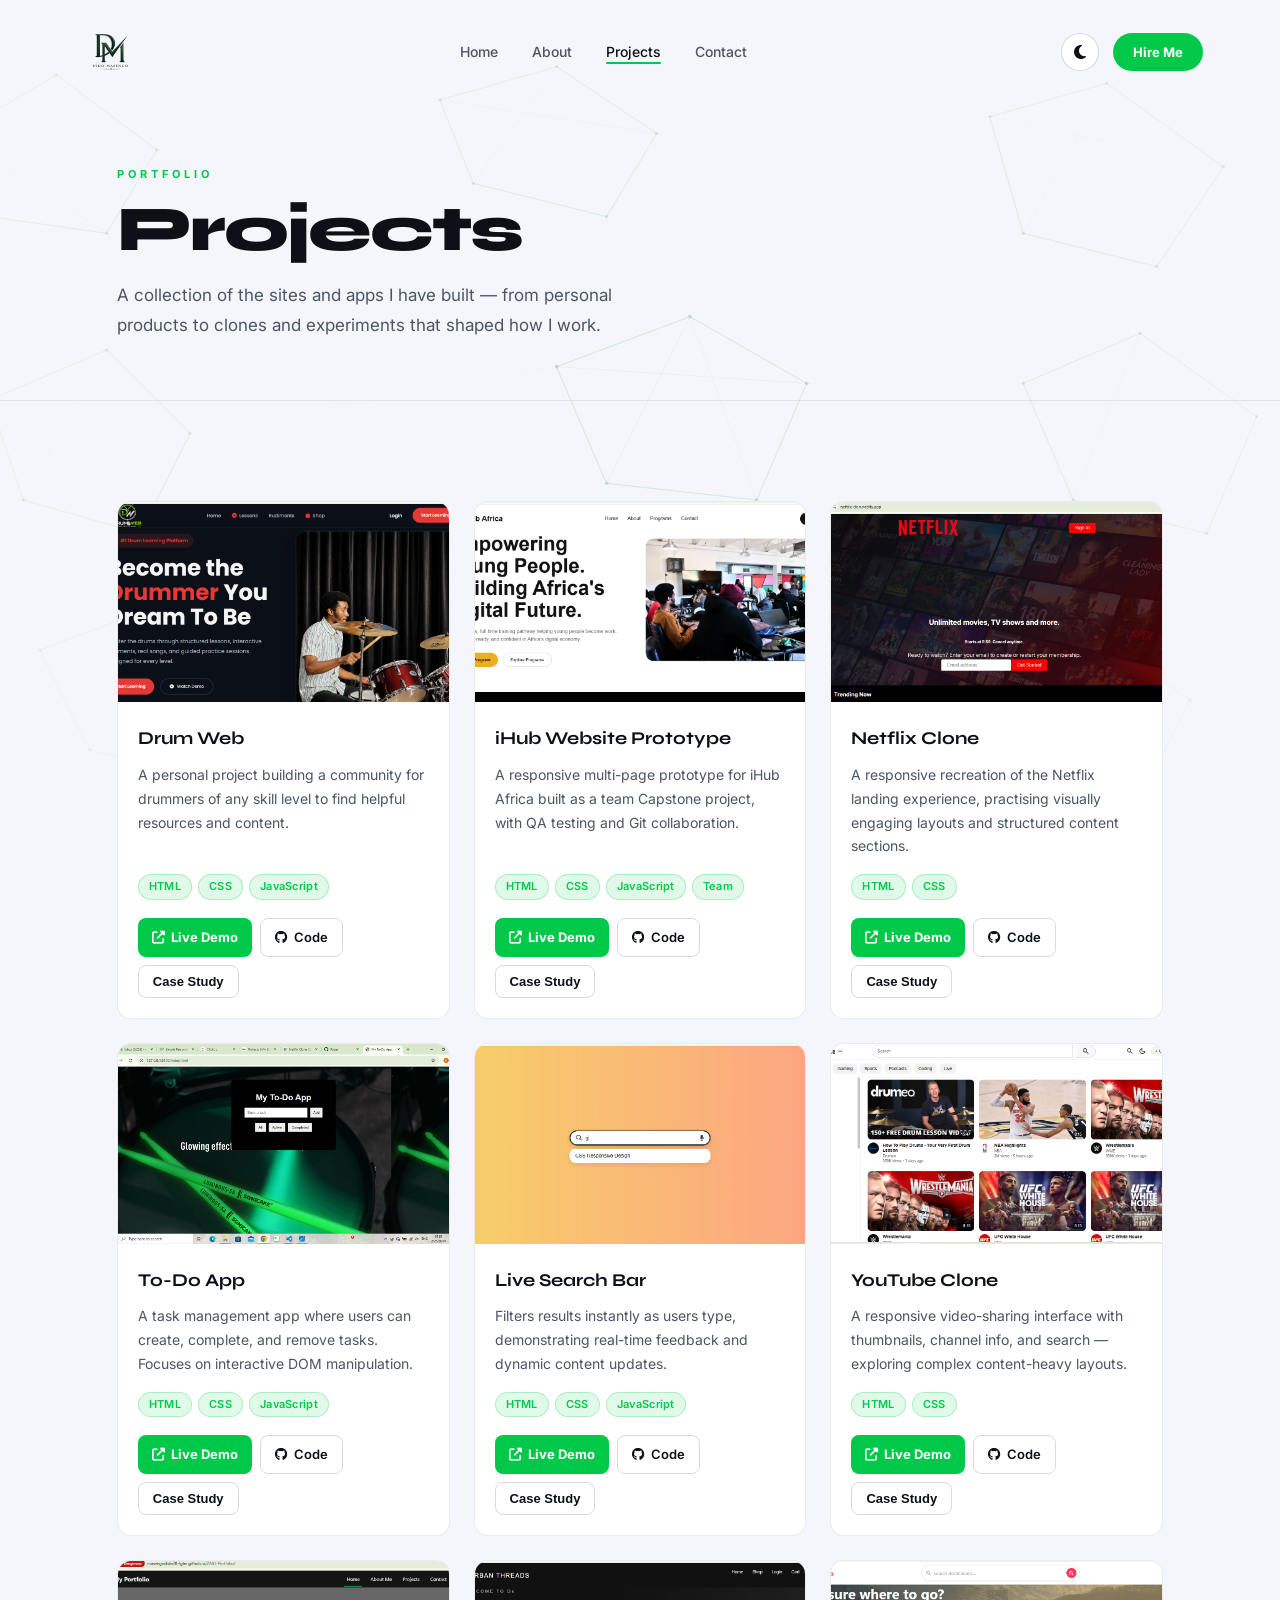
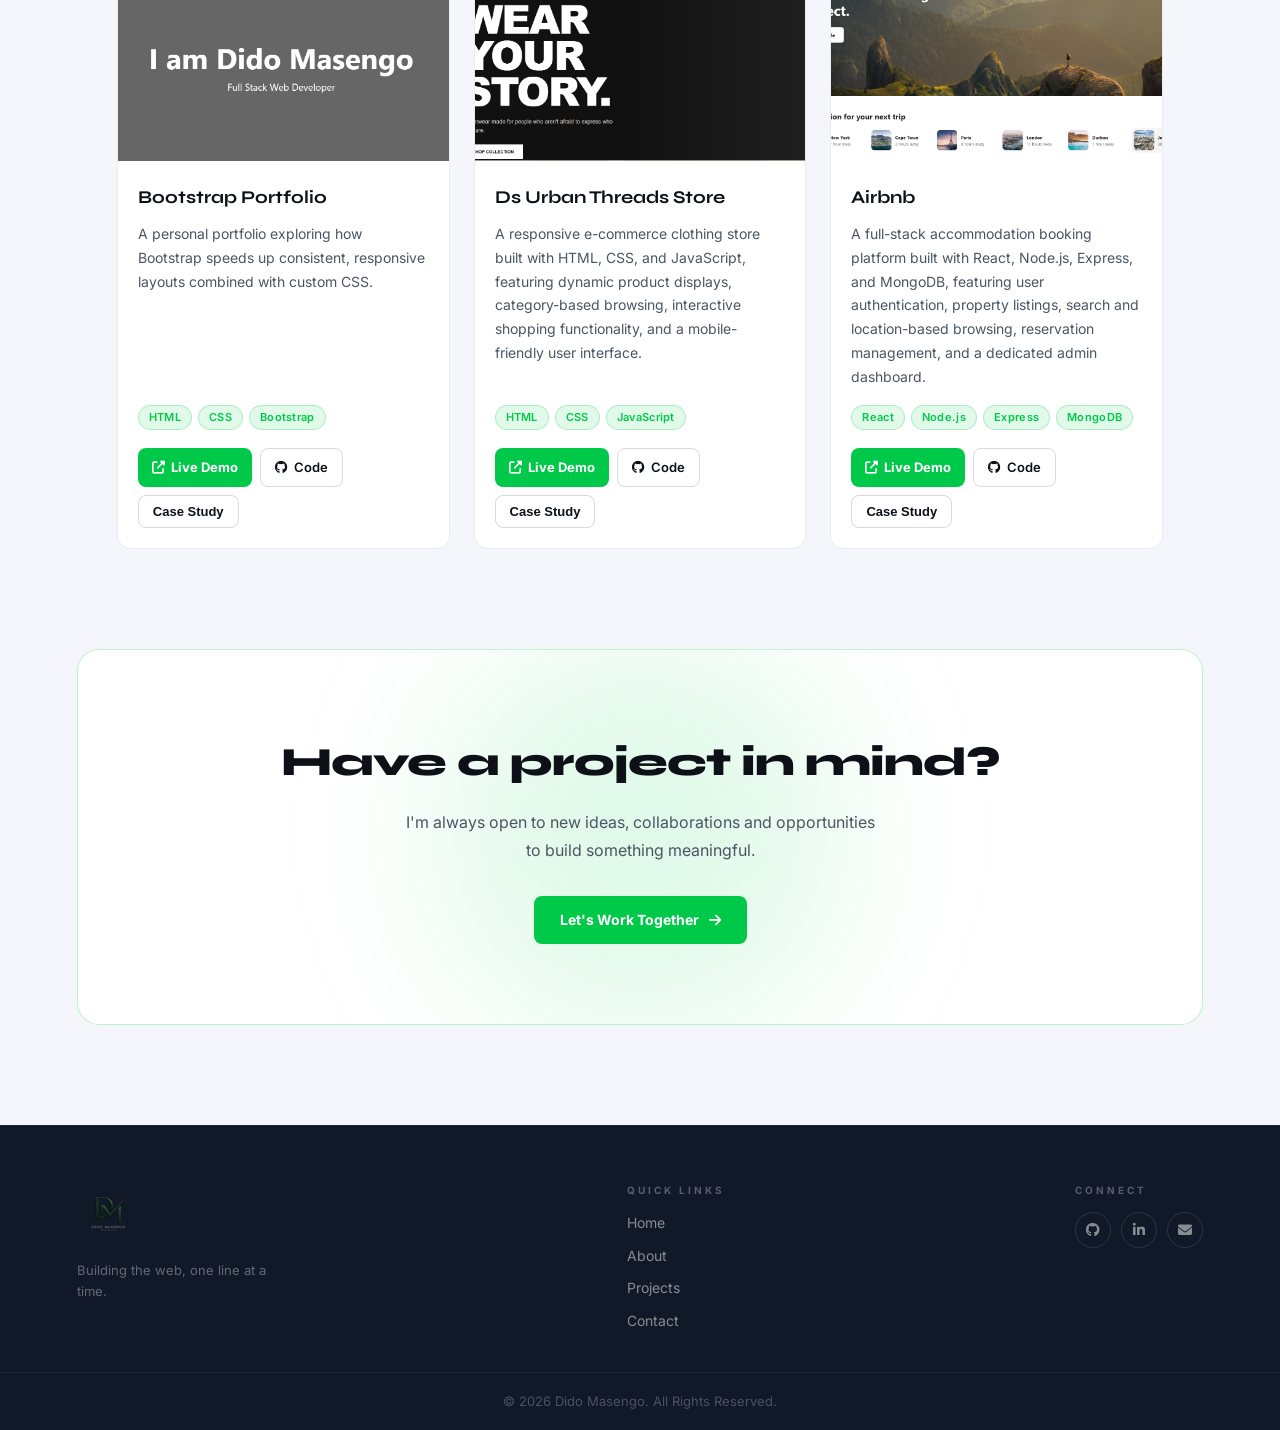
<file: projects.html>
<!DOCTYPE html>
<html lang="en">
<head>
    <meta charset="UTF-8">
    <meta name="viewport" content="width=device-width, initial-scale=1.0">

    <title>Projects — Dido Masengo</title>

    <link rel="icon" type="image/png" href="./assets/favicon logo.png">
    <link rel="preconnect" href="https://fonts.googleapis.com">
    <link rel="preconnect" href="https://fonts.gstatic.com" crossorigin>
    <link href="https://fonts.googleapis.com/css2?family=Inter:wght@300;400;500;600;700;800;900&family=Syne:wght@700;800&display=swap" rel="stylesheet">
    <link rel="stylesheet" href="https://cdnjs.cloudflare.com/ajax/libs/font-awesome/6.6.0/css/all.min.css">
    <link rel="stylesheet" href="theme.css">
    <link rel="stylesheet" href="style.css">
    <link rel="stylesheet" href="projects.css">
    <script src="theme-toggle.js" defer></script>
    <script src="navbar.js" defer></script>
    <script src="projects.js" defer></script>
</head>

<body>

<!-- ===================== NAVBAR ===================== -->

<header class="navbar" id="navbar">

    <a href="index.html" class="nav-logo">
        <img src="./assets/my logo.png" alt="Dido logo">
    </a>

    <ul class="nav-links">

        <li>
            <a href="index.html">Home</a>
        </li>

        <li>
            <a href="about.html">About</a>
        </li>

        <li>
            <a href="projects.html" class="active">Projects</a>
        </li>

        <li>
            <a href="contact.html">Contact</a>
        </li>

    </ul>

    <div class="nav-right">

        <button
            class="theme-toggle"
            aria-label="Switch to light mode"
            title="Switch to light mode"
        >
            <i class="fas fa-sun icon-sun"></i>
            <i class="fas fa-moon icon-moon" style="display:none"></i>
        </button>

        <a href="contact.html" class="hire-btn">
            Hire Me
        </a>

        <button
            class="nav-hamburger"
            id="hamburger"
            aria-label="Open menu"
        >
            <span></span>
            <span></span>
            <span></span>
        </button>

    </div>

</header>


<!-- ===================== MOBILE NAVBAR ===================== -->

<nav class="nav-drawer" id="nav-drawer">

    <a href="index.html">
        Home
    </a>

    <a href="about.html">
        About
    </a>

    <a href="projects.html">
        Projects
    </a>

    <a href="contact.html">
        Contact
    </a>

    <a href="contact.html" class="hire-btn">
        Hire Me
    </a>

    <button class="theme-toggle" aria-label="Toggle theme">
        <i class="fas fa-sun icon-sun"></i>
        <i class="fas fa-moon icon-moon" style="display:none"></i>
    </button>

</nav>


<main>

    <!-- ===================== PAGE HEADER ===================== -->

    <div class="page-header container">

        <span class="section-label">
            Portfolio
        </span>

        <h1>
            Projects
        </h1>

        <p>
            A collection of the sites and apps I have built — from personal products to clones and experiments that shaped how I work.
        </p>

    </div>

    <div class="divider"></div>


    <!-- ===================== PROJECTS ===================== -->

    <section class="section-pad" id="projects">

        <div class="container">

            <div class="projects-grid">


                <!-- DRUM WEB -->

                <article class="project-card card reveal">

                    <div class="project-card__thumb project-card__thumb--4"></div>

                    <div class="project-card__body">

                        <h2>
                            Drum Web
                        </h2>

                        <p>
                            A personal project building a community for drummers of any skill level to find helpful resources and content.
                        </p>

                        <div class="project-card__tags">
                            <span>HTML</span>
                            <span>CSS</span>
                            <span>JavaScript</span>
                        </div>

                        <div class="project-card__actions">

                            <a
                                href="https://masengodido28-lgtm.github.io/Drum-Web2/"
                                target="_blank"
                                class="btn-primary btn-sm"
                            >
                                <i class="fas fa-external-link-alt"></i>
                                Live Demo
                            </a>

                            <a
                                href="https://github.com/masengodido28-lgtm/Drum-Web2"
                                target="_blank"
                                class="btn-ghost btn-sm"
                            >
                                <i class="fab fa-github"></i>
                                Code
                            </a>

                            <button
                                class="btn-ghost btn-sm case-study-btn"
                                data-project="drum"
                            >
                                Case Study
                            </button>

                        </div>

                    </div>

                </article>


                <!-- IHUB WEBSITE -->

                <article class="project-card card reveal">

                    <div class="project-card__thumb project-card__thumb--7"></div>

                    <div class="project-card__body">

                        <h2>
                            iHub Website Prototype
                        </h2>

                        <p>
                            A responsive multi-page prototype for iHub Africa built as a team Capstone project, with QA testing and Git collaboration.
                        </p>

                        <div class="project-card__tags">
                            <span>HTML</span>
                            <span>CSS</span>
                            <span>JavaScript</span>
                            <span>Team</span>
                        </div>

                        <div class="project-card__actions">

                            <a
                                href="https://client-website-prototype-i-hub.vercel.app/"
                                target="_blank"
                                class="btn-primary btn-sm"
                            >
                                <i class="fas fa-external-link-alt"></i>
                                Live Demo
                            </a>

                            <a
                                href="https://github.com/KMukendi10/Client-Website-Prototype-iHub.git"
                                target="_blank"
                                class="btn-ghost btn-sm"
                            >
                                <i class="fab fa-github"></i>
                                Code
                            </a>

                            <button
                                class="btn-ghost btn-sm case-study-btn"
                                data-project="ihub"
                            >
                                Case Study
                            </button>

                        </div>

                    </div>

                </article>


                <!-- NETFLIX -->

                <article class="project-card card reveal">

                    <div class="project-card__thumb project-card__thumb--1"></div>

                    <div class="project-card__body">

                        <h2>
                            Netflix Clone
                        </h2>

                        <p>
                            A responsive recreation of the Netflix landing experience, practising visually engaging layouts and structured content sections.
                        </p>

                        <div class="project-card__tags">
                            <span>HTML</span>
                            <span>CSS</span>
                        </div>

                        <div class="project-card__actions">

                            <a
                                href="https://neftlix-clon.netlify.app/"
                                target="_blank"
                                class="btn-primary btn-sm"
                            >
                                <i class="fas fa-external-link-alt"></i>
                                Live Demo
                            </a>

                            <a
                                href="https://github.com/masengodido28-lgtm/fake-netflix"
                                target="_blank"
                                class="btn-ghost btn-sm"
                            >
                                <i class="fab fa-github"></i>
                                Code
                            </a>

                            <button
                                class="btn-ghost btn-sm case-study-btn"
                                data-project="netflix"
                            >
                                Case Study
                            </button>

                        </div>

                    </div>

                </article>


                <!-- TO-DO -->

                <article class="project-card card reveal">

                    <div class="project-card__thumb project-card__thumb--2"></div>

                    <div class="project-card__body">

                        <h2>
                            To-Do App
                        </h2>

                        <p>
                            A task management app where users can create, complete, and remove tasks. Focuses on interactive DOM manipulation.
                        </p>

                        <div class="project-card__tags">
                            <span>HTML</span>
                            <span>CSS</span>
                            <span>JavaScript</span>
                        </div>

                        <div class="project-card__actions">

                            <a
                                href="https://masengodido28-lgtm.github.io/TO-DO-APP/"
                                target="_blank"
                                class="btn-primary btn-sm"
                            >
                                <i class="fas fa-external-link-alt"></i>
                                Live Demo
                            </a>

                            <a
                                href="https://github.com/masengodido28-lgtm/TO-DO-APP"
                                target="_blank"
                                class="btn-ghost btn-sm"
                            >
                                <i class="fab fa-github"></i>
                                Code
                            </a>

                            <button
                                class="btn-ghost btn-sm case-study-btn"
                                data-project="todo"
                            >
                                Case Study
                            </button>

                        </div>

                    </div>

                </article>


                <!-- LIVE SEARCH -->

                <article class="project-card card reveal">

                    <div class="project-card__thumb project-card__thumb--3"></div>

                    <div class="project-card__body">

                        <h2>
                            Live Search Bar
                        </h2>

                        <p>
                            Filters results instantly as users type, demonstrating real-time feedback and dynamic content updates.
                        </p>

                        <div class="project-card__tags">
                            <span>HTML</span>
                            <span>CSS</span>
                            <span>JavaScript</span>
                        </div>

                        <div class="project-card__actions">

                            <a
                                href="https://masengodido28-lgtm.github.io/Devclub-live-search-bar102/"
                                target="_blank"
                                class="btn-primary btn-sm"
                            >
                                <i class="fas fa-external-link-alt"></i>
                                Live Demo
                            </a>

                            <a
                                href="https://github.com/masengodido28-lgtm/Devclub-live-search-bar102"
                                target="_blank"
                                class="btn-ghost btn-sm"
                            >
                                <i class="fab fa-github"></i>
                                Code
                            </a>

                            <button
                                class="btn-ghost btn-sm case-study-btn"
                                data-project="search"
                            >
                                Case Study
                            </button>

                        </div>

                    </div>

                </article>


                <!-- YOUTUBE -->

                <article class="project-card card reveal">

                    <div class="project-card__thumb project-card__thumb--5"></div>

                    <div class="project-card__body">

                        <h2>
                            YouTube Clone
                        </h2>

                        <p>
                            A responsive video-sharing interface with thumbnails, channel info, and search — exploring complex content-heavy layouts.
                        </p>

                        <div class="project-card__tags">
                            <span>HTML</span>
                            <span>CSS</span>
                        </div>

                        <div class="project-card__actions">

                            <a
                                href="https://masengodido28-lgtm.github.io/Youtube-clone1/"
                                target="_blank"
                                class="btn-primary btn-sm"
                            >
                                <i class="fas fa-external-link-alt"></i>
                                Live Demo
                            </a>

                            <a
                                href="https://github.com/masengodido28-lgtm/Youtube-clone1"
                                target="_blank"
                                class="btn-ghost btn-sm"
                            >
                                <i class="fab fa-github"></i>
                                Code
                            </a>

                            <button
                                class="btn-ghost btn-sm case-study-btn"
                                data-project="youtube"
                            >
                                Case Study
                            </button>

                        </div>

                    </div>

                </article>


                <!-- BOOTSTRAP PORTFOLIO -->

                <article class="project-card card reveal">

                    <div class="project-card__thumb project-card__thumb--6"></div>

                    <div class="project-card__body">

                        <h2>
                            Bootstrap Portfolio
                        </h2>

                        <p>
                            A personal portfolio exploring how Bootstrap speeds up consistent, responsive layouts combined with custom CSS.
                        </p>

                        <div class="project-card__tags">
                            <span>HTML</span>
                            <span>CSS</span>
                            <span>Bootstrap</span>
                        </div>

                        <div class="project-card__actions">

                            <a
                                href="https://masengodido28-lgtm.github.io/ZAIO-Portfolio/"
                                target="_blank"
                                class="btn-primary btn-sm"
                            >
                                <i class="fas fa-external-link-alt"></i>
                                Live Demo
                            </a>

                            <a
                                href="https://github.com/masengodido28-lgtm/ZAIO-Portfolio"
                                target="_blank"
                                class="btn-ghost btn-sm"
                            >
                                <i class="fab fa-github"></i>
                                Code
                            </a>

                            <button
                                class="btn-ghost btn-sm case-study-btn"
                                data-project="bootstrap"
                            >
                                Case Study
                            </button>

                        </div>

                    </div>

                </article>

                <!-- Ds Urban Threads Store -->

                <article class="project-card card reveal">

                    <div class="project-card__thumb project-card__thumb--8"></div>

                    <div class="project-card__body">

                        <h2>
                            Ds Urban Threads Store  
                        </h2>

                        <p>
                            A responsive e-commerce clothing store built with HTML, CSS, and JavaScript, featuring dynamic product displays, category-based browsing, interactive shopping functionality, and a mobile-friendly user interface.

                        </p>

                        <div class="project-card__tags">
                            <span>HTML</span>
                            <span>CSS</span>
                            <span>JavaScript</span>
                        </div>

                        <div class="project-card__actions">

                            <a
                                href="https://ds-urban-threads.vercel.app/index.html"
                                target="_blank"
                                class="btn-primary btn-sm"
                            >
                                <i class="fas fa-external-link-alt"></i>
                                Live Demo
                            </a>

                            <a
                                href="https://github.com/masengodido28-lgtm/Ds-Urban-Threads"
                                target="_blank"
                                class="btn-ghost btn-sm"
                            >
                                <i class="fab fa-github"></i>
                                Code
                            </a>

                            <button
                                class="btn-ghost btn-sm case-study-btn"
                                data-project="urbanThreads"
                            >
                                Case Study
                            </button>

                        </div>

                    </div>

                </article>

                
                <!-- Airbnb -->

                <article class="project-card card reveal">

                    <div class="project-card__thumb project-card__thumb--9"></div>

                    <div class="project-card__body">

                        <h2>
                            Airbnb 
                        </h2>

                        <p>
                            A full-stack accommodation booking platform built with React, Node.js, Express, and MongoDB, featuring user authentication, property listings, search and location-based browsing, reservation management, and a dedicated admin dashboard.


                        </p>

                        <div class="project-card__tags">
                            <span>React</span>
                            <span>Node.js</span>
                            <span>Express</span>
                            <span>MongoDB</span>
                        </div>

                        <div class="project-card__actions">

                            <a
                                href="https://dido-airbnb-frontend.onrender.com/"
                                target="_blank"
                                class="btn-primary btn-sm"
                            >
                                <i class="fas fa-external-link-alt"></i>
                                Live Demo
                            </a>

                            <a
                                href="https://github.com/masengodido28-lgtm/Dido-capstone"
                                target="_blank"
                                class="btn-ghost btn-sm"
                            >
                                <i class="fab fa-github"></i>
                                Code
                            </a>

                            <button
                                class="btn-ghost btn-sm case-study-btn"
                                data-project="airbnb"
                            >
                                Case Study
                            </button>

                        </div>

                    </div>

                </article>


            </div>

        </div>

    </section>

</main>


<!-- ===================== CASE STUDY MODAL ===================== -->

<div
    id="case-study-modal"
    class="modal"
    role="dialog"
    aria-modal="true"
    aria-labelledby="modal-title"
>

    <div class="modal__content">

        <button
            id="modal-close"
            class="modal__close"
            aria-label="Close"
        >
            &times;
        </button>

        <h2 id="modal-title"></h2>

        <div
            id="modal-body"
            class="modal__body"
        ></div>

    </div>

</div>


<!-- ===================== CTA ===================== -->

<div class="cta-banner reveal">

    <div class="cta-banner__orb"></div>

    <div class="cta-banner__inner">

        <h2>
            Have a project in mind?
        </h2>

        <p>
            I'm always open to new ideas, collaborations and opportunities to build something meaningful.
        </p>

        <a
            href="contact.html"
            class="btn-primary"
        >
            Let's Work Together
            <i class="fas fa-arrow-right"></i>
        </a>

    </div>

</div>


<!-- ===================== FOOTER ===================== -->

<footer class="footer">

    <div class="footer__inner">

        <div class="footer__brand">

            <img
                src="./assets/my logo.png"
                alt="Dido logo"
            >

            <p>
                Building the web, one line at a time.
            </p>

        </div>


        <div class="footer__col">

            <span class="footer__col-label">
                Quick Links
            </span>

            <a href="index.html">
                Home
            </a>

            <a href="about.html">
                About
            </a>

            <a href="projects.html">
                Projects
            </a>

            <a href="contact.html">
                Contact
            </a>

        </div>


        <div class="footer__col">

            <span class="footer__col-label">
                Connect
            </span>

            <div class="footer__socials">

                <a
                    href="https://github.com/masengodido28-lgtm"
                    target="_blank"
                    aria-label="GitHub"
                >
                    <i class="fab fa-github"></i>
                </a>

                <a
                    href="https://www.linkedin.com/in/dido-masengo-86b31629b"
                    target="_blank"
                    aria-label="LinkedIn"
                >
                    <i class="fab fa-linkedin-in"></i>
                </a>

                <a
                    href="mailto:masengodido28@gmail.com"
                    aria-label="Email"
                >
                    <i class="fas fa-envelope"></i>
                </a>

            </div>

        </div>

    </div>

    <div class="footer__bottom">
        &copy; 2026 Dido Masengo. All Rights Reserved.
    </div>

</footer>

</body>
</html>
</file>
<file: theme.css>
/* =====================================================
   THEME.CSS  — Design tokens for dark & light mode
   All colours, shadows and transitions live here.
   Every other stylesheet consumes var(--...)
===================================================== */

/* ---- DARK MODE (default) ---- */
:root {
    /* Brand */
    --accent:          #00c94a;
    --accent-hover:    #00e054;
    --accent-dim:      rgba(0, 201, 74, 0.12);
    --accent-border:   rgba(0, 201, 74, 0.25);

    /* Backgrounds */
    --bg:              #05080f;
    --bg-card:         rgba(255, 255, 255, 0.04);
    --bg-card-hover:   rgba(255, 255, 255, 0.07);
    --bg-nav:          rgba(5, 8, 15, 0.85);
    --bg-input:        rgba(255, 255, 255, 0.05);
    --bg-footer:       #030509;

    /* Borders */
    --border:          rgba(255, 255, 255, 0.08);
    --border-strong:   rgba(255, 255, 255, 0.15);

    /* Text */
    --text-primary:    #f0f2f8;
    --text-secondary:  rgba(240, 242, 248, 0.55);
    --text-muted:      rgba(240, 242, 248, 0.35);
    --text-on-accent:  #05080f;

    /* Shadows */
    --shadow-sm:       0 4px 16px rgba(0, 0, 0, 0.35);
    --shadow-md:       0 12px 40px rgba(0, 0, 0, 0.45);
    --shadow-lg:       0 24px 70px rgba(0, 0, 0, 0.6);
    --shadow-accent:   0 10px 30px rgba(0, 201, 74, 0.3);

    /* Misc */
    --radius-sm:       8px;
    --radius-md:       14px;
    --radius-lg:       22px;
    --radius-pill:     999px;
    --transition:      0.28s ease;

    /* Background mesh */
    --mesh-opacity:    0.9;
}

/* ---- LIGHT MODE ---- */
[data-theme="light"] {
    /* Backgrounds */
    --bg:              #f4f6fb;
    --bg-card:         #ffffff;
    --bg-card-hover:   #f0f4ff;
    --bg-nav:          rgba(244, 246, 251, 0.9);
    --bg-input:        #ffffff;
    --bg-footer:       #111827;

    /* Borders */
    --border:          rgba(0, 0, 0, 0.08);
    --border-strong:   rgba(0, 0, 0, 0.15);

    /* Text */
    --text-primary:    #0d1117;
    --text-secondary:  #4b5563;
    --text-muted:      #9ca3af;
    --text-on-accent:  #ffffff;

    /* Shadows */
    --shadow-sm:       0 2px 12px rgba(0, 0, 0, 0.07);
    --shadow-md:       0 8px 28px rgba(0, 0, 0, 0.1);
    --shadow-lg:       0 20px 60px rgba(0, 0, 0, 0.12);
    --shadow-accent:   0 8px 24px rgba(0, 180, 50, 0.25);

    /* Background mesh */
    --mesh-opacity:    0.65;
}

/* ---- Smooth mode transitions ---- */
*, *::before, *::after {
    transition:
        background-color var(--transition),
        border-color var(--transition),
        color var(--transition),
        box-shadow var(--transition);
}
</file>
<file: style.css>
/* =====================================================
   STYLE.CSS — Shared stylesheet for all pages
   Depends on theme.css for all CSS variable tokens.
===================================================== */

/* ---- Reset & base ---- */
*, *::before, *::after {
    box-sizing: border-box;
    margin: 0;
    padding: 0;
}

html {
    scroll-behavior: smooth;
    scroll-padding-top: 100px;
    background-color: var(--bg);
    min-height: 100%;
}

/* Subtle geometric mesh — shared across all pages */
html::before {
    content: '';
    position: fixed;
    inset: 0;
    z-index: 0;
    pointer-events: none;
    background: url('./assets/mesh-bg.svg') center / cover no-repeat;
    opacity: var(--mesh-opacity);
}

html[data-theme="light"]::before {
    opacity: 1;
    filter: brightness(0.45) saturate(1.8) contrast(1.5);
}

body {
    font-family: 'Inter', Arial, sans-serif;
    background: transparent;
    color: var(--text-primary);
    line-height: 1.6;
    overflow-x: hidden;
    position: relative;
    z-index: 1;
    min-height: 100vh;
}

img { display: block; max-width: 100%; }
a   { color: inherit; text-decoration: none; }

::-webkit-scrollbar { width: 6px; }
::-webkit-scrollbar-track { background: var(--bg); }
::-webkit-scrollbar-thumb {
    background: var(--accent);
    border-radius: 99px;
}


/* =====================================================
   NAVBAR
===================================================== */
.navbar {
    position: fixed;
    top: 0; left: 0; right: 0;
    z-index: 200;
    display: flex;
    align-items: center;
    justify-content: space-between;
    padding: 18px 6%;
    transition: background var(--transition), padding var(--transition),
                border-color var(--transition), backdrop-filter var(--transition);
}

.navbar.scrolled {
    background: var(--bg-nav);
    backdrop-filter: blur(18px);
    -webkit-backdrop-filter: blur(18px);
    padding: 12px 6%;
    border-bottom: 1px solid var(--border);
}

/* Logo */
.nav-logo img {
    width: 68px;
    height: auto;
}

/* Links */
.nav-links {
    display: flex;
    align-items: center;
    gap: 34px;
    list-style: none;
}

.nav-links a {
    font-size: 14px;
    font-weight: 500;
    color: var(--text-secondary);
    position: relative;
    padding-bottom: 4px;
    transition: color var(--transition);
}

.nav-links a::after {
    content: '';
    position: absolute;
    bottom: 0; left: 0;
    width: 0; height: 2px;
    background: var(--accent);
    border-radius: 2px;
    transition: width var(--transition);
}

.nav-links a:hover,
.nav-links a.active { color: var(--text-primary); }

.nav-links a:hover::after,
.nav-links a.active::after { width: 100%; }

/* Right side: hire btn + theme toggle */
.nav-right {
    display: flex;
    align-items: center;
    gap: 14px;
}

.hire-btn {
    padding: 9px 20px;
    background: var(--accent);
    color: var(--text-on-accent);
    border-radius: var(--radius-pill);
    font-size: 13px;
    font-weight: 700;
    transition: background var(--transition), transform var(--transition),
                box-shadow var(--transition);
}

.hire-btn:hover {
    background: var(--accent-hover);
    transform: translateY(-2px);
    box-shadow: var(--shadow-accent);
}

/* Theme toggle button */
.theme-toggle {
    display: flex;
    align-items: center;
    justify-content: center;
    width: 38px;
    height: 38px;
    border-radius: 50%;
    border: 1px solid var(--border-strong);
    background: var(--bg-card);
    cursor: pointer;
    font-size: 16px;
    color: var(--text-primary);
    transition: border-color var(--transition), background var(--transition),
                transform var(--transition);
    flex-shrink: 0;
}

.theme-toggle:hover {
    border-color: var(--accent);
    color: var(--accent);
    transform: rotate(20deg);
}

/* Hamburger */
.nav-hamburger {
    display: none;
    flex-direction: column;
    gap: 5px;
    background: none;
    border: none;
    cursor: pointer;
    padding: 4px;
}

.nav-hamburger span {
    display: block;
    width: 24px; height: 2px;
    background: var(--text-primary);
    border-radius: 2px;
    transition: transform var(--transition), opacity var(--transition);
}

.nav-hamburger.open span:nth-child(1) { transform: translateY(7px) rotate(45deg); }
.nav-hamburger.open span:nth-child(2) { opacity: 0; }
.nav-hamburger.open span:nth-child(3) { transform: translateY(-7px) rotate(-45deg); }

/* Mobile drawer */
.nav-drawer {
    display: none;
    position: fixed;
    inset: 0;
    z-index: 199;
    background: var(--bg);
    flex-direction: column;
    align-items: center;
    justify-content: center;
    gap: 32px;
    opacity: 0;
    pointer-events: none;
    transition: opacity var(--transition);
}

.nav-drawer.open {
    display: flex;
    opacity: 1;
    pointer-events: all;
}

.nav-drawer a {
    font-size: 1.6rem;
    font-weight: 700;
    color: var(--text-primary);
    transition: color var(--transition);
}

.nav-drawer a:hover { color: var(--accent); }

.nav-drawer .hire-btn {
    font-size: 1rem;
    padding: 12px 28px;
    margin-top: 8px;
}

/* =====================================================
   PAGE HEADER (inner pages)
===================================================== */
.page-header {
    padding-top: 160px;
    padding-bottom: 60px;
    max-width: 900px;
}

.page-header .section-label {
    margin-bottom: 12px;
}

.page-header h1 {
    font-family: 'Syne', sans-serif;
    font-size: clamp(36px, 6vw, 64px);
    font-weight: 800;
    color: var(--text-primary);
    letter-spacing: -2px;
    line-height: 1.05;
    margin-bottom: 18px;
}

.page-header p {
    font-size: 17px;
    color: var(--text-secondary);
    max-width: 560px;
    line-height: 1.75;
}

/* =====================================================
   SHARED SECTION UTILITIES
===================================================== */
.section-label {
    display: inline-block;
    font-size: 11px;
    font-weight: 700;
    letter-spacing: 4px;
    text-transform: uppercase;
    color: var(--accent);
    margin-bottom: 14px;
}

.section-title {
    font-family: 'Syne', sans-serif;
    font-size: clamp(26px, 4vw, 44px);
    font-weight: 800;
    color: var(--text-primary);
    letter-spacing: -1px;
    margin-bottom: 12px;
}

.section-sub {
    font-size: 16px;
    color: var(--text-secondary);
    max-width: 500px;
    line-height: 1.75;
    margin-bottom: 52px;
}

.container {
    max-width: 1200px;
    margin: 0 auto;
    padding-inline: 6%;
}

.section-pad { padding: 100px 0; }

/* Divider */
.divider {
    width: 100%;
    height: 1px;
    background: var(--border);
    margin: 0 auto;
}

/* =====================================================
   BUTTONS
===================================================== */
.btn-primary {
    display: inline-flex;
    align-items: center;
    gap: 10px;
    padding: 13px 26px;
    background: var(--accent);
    color: var(--text-on-accent);
    border-radius: var(--radius-sm);
    font-size: 14px;
    font-weight: 700;
    border: none;
    cursor: pointer;
    transition: background var(--transition), transform var(--transition),
                box-shadow var(--transition);
}

.btn-primary i { transition: transform var(--transition); }

.btn-primary:hover {
    background: var(--accent-hover);
    transform: translateY(-3px);
    box-shadow: var(--shadow-accent);
}

.btn-primary:hover i { transform: translateX(4px); }

.btn-ghost {
    display: inline-flex;
    align-items: center;
    gap: 10px;
    padding: 12px 24px;
    border: 1.5px solid var(--border-strong);
    color: var(--text-primary);
    border-radius: var(--radius-sm);
    font-size: 14px;
    font-weight: 600;
    background: transparent;
    cursor: pointer;
    transition: border-color var(--transition), background var(--transition),
                transform var(--transition);
}

.btn-ghost:hover {
    border-color: var(--accent);
    background: var(--accent-dim);
    transform: translateY(-3px);
}

/* =====================================================
   CARDS
===================================================== */
.card {
    background: var(--bg-card);
    border: 1px solid var(--border);
    border-radius: var(--radius-md);
    padding: 28px 24px;
    transition: background var(--transition), border-color var(--transition),
                transform var(--transition), box-shadow var(--transition);
}

.card:hover {
    background: var(--bg-card-hover);
    border-color: var(--accent-border);
    transform: translateY(-5px);
    box-shadow: var(--shadow-md);
}

/* =====================================================
   CTA BANNER
===================================================== */
.cta-banner {
    position: relative;
    margin: 0 6% 100px;
    padding: 80px 60px;
    background: var(--bg-card);
    border: 1px solid var(--accent-border);
    border-radius: var(--radius-lg);
    text-align: center;
    overflow: hidden;
}

.cta-banner__orb {
    position: absolute;
    width: 400px; height: 400px;
    background: var(--accent-dim);
    border-radius: 50%;
    filter: blur(80px);
    top: 50%; left: 50%;
    transform: translate(-50%, -50%);
    pointer-events: none;
}

.cta-banner__inner { position: relative; z-index: 1; }

.cta-banner h2 {
    font-family: 'Syne', sans-serif;
    font-size: clamp(24px, 4vw, 40px);
    font-weight: 800;
    color: var(--text-primary);
    letter-spacing: -1px;
    margin-bottom: 14px;
}

.cta-banner p {
    font-size: 16px;
    color: var(--text-secondary);
    max-width: 480px;
    margin: 0 auto 32px;
    line-height: 1.75;
}

/* =====================================================
   FOOTER
===================================================== */
.footer {
    background: var(--bg-footer);
    border-top: 1px solid rgba(255, 255, 255, 0.06);
}

.footer__inner {
    display: flex;
    justify-content: space-between;
    align-items: flex-start;
    flex-wrap: wrap;
    gap: 40px;
    padding: 56px 6% 40px;
    max-width: 1300px;
    margin: 0 auto;
}

.footer__brand img {
    width: 64px;
    margin-bottom: 14px;
    filter: brightness(0.85);
}

.footer__brand p {
    font-size: 13px;
    color: rgba(255, 255, 255, 0.35);
    max-width: 200px;
    line-height: 1.6;
}

.footer__col {
    display: flex;
    flex-direction: column;
    gap: 10px;
}

.footer__col-label {
    font-size: 10px;
    font-weight: 700;
    letter-spacing: 3px;
    text-transform: uppercase;
    color: rgba(255, 255, 255, 0.3);
    margin-bottom: 4px;
}

.footer__col a {
    font-size: 14px;
    color: rgba(255, 255, 255, 0.5);
    transition: color var(--transition);
}

.footer__col a:hover { color: var(--accent); }

.footer__socials {
    display: flex;
    gap: 10px;
}

.footer__socials a {
    display: flex;
    align-items: center;
    justify-content: center;
    width: 36px; height: 36px;
    border-radius: 50%;
    border: 1px solid rgba(255, 255, 255, 0.12);
    color: rgba(255, 255, 255, 0.5);
    font-size: 14px;
    transition: border-color var(--transition), color var(--transition),
                transform var(--transition);
}

.footer__socials a:hover {
    border-color: var(--accent);
    color: var(--accent);
    transform: translateY(-3px);
}

.footer__bottom {
    text-align: center;
    padding: 18px 6%;
    border-top: 1px solid rgba(255, 255, 255, 0.05);
    font-size: 13px;
    color: rgba(255, 255, 255, 0.25);
}

/* =====================================================
   SCROLL REVEAL  — add .reveal to any element
===================================================== */
.reveal {
    opacity: 0;
    transform: translateY(28px);
    transition: opacity 0.55s ease, transform 0.55s ease;
}

.reveal.visible {
    opacity: 1;
    transform: translateY(0);
}

/* =====================================================
   RESPONSIVE — navbar
===================================================== */
@media (max-width: 720px) {
    .nav-links  { display: none; }
    .hire-btn   { display: none; }
    .nav-hamburger { display: flex; }

    .page-header {
        padding-top: 130px;
        padding-bottom: 48px;
    }

    .cta-banner { margin: 0 4% 70px; padding: 50px 24px; }

    .footer__inner { flex-direction: column; }
    .footer__col { align-items: flex-start; }
}
</file>
<file: home.css>
/* =====================================================
   HOME.CSS — index.html only
   All colours reference theme.css variables.
===================================================== */

/* ---- Hero ---- */
.hero {
    position: relative;
    min-height: 100vh;
    display: flex;
    flex-direction: column;
    justify-content: center;
    padding: 130px 0 60px;
    overflow: hidden;
}

.hero__orb {
    position: absolute;
    border-radius: 50%;
    filter: blur(90px);
    pointer-events: none;
    animation: hero-float 9s ease-in-out infinite alternate;
}

.hero__orb--1 {
    width: 500px; height: 500px;
    background: var(--accent-dim);
    top: -80px; right: 4%;
}

.hero__orb--2 {
    width: 320px; height: 320px;
    background: rgba(0, 80, 200, 0.06);
    bottom: 80px; left: 8%;
    animation-delay: -4s;
}

@keyframes hero-float {
    from { transform: translateY(0)   scale(1); }
    to   { transform: translateY(30px) scale(1.06); }
}

/* Inner layout */
.hero__inner {
    position: relative;
    z-index: 2;
    display: flex;
    align-items: center;
    justify-content: space-between;
    gap: 60px;
}

/* ---- Badge ---- */
.hero__badge {
    display: inline-flex;
    align-items: center;
    gap: 8px;
    padding: 7px 16px;
    background: var(--accent-dim);
    border: 1px solid var(--accent-border);
    border-radius: var(--radius-pill);
    font-size: 12px;
    font-weight: 600;
    color: var(--accent);
    letter-spacing: 0.4px;
    margin-bottom: 26px;
}

.hero__badge-dot {
    width: 7px; height: 7px;
    background: var(--accent);
    border-radius: 50%;
    animation: badge-pulse 1.6s ease-in-out infinite;
}

@keyframes badge-pulse {
    0%, 100% { opacity: 1; transform: scale(1); }
    50%       { opacity: 0.4; transform: scale(0.7); }
}

/* ---- Name ---- */
.hero__name {
    display: flex;
    flex-direction: column;
    gap: 2px;
    margin-bottom: 18px;
}

.hero__greeting {
    font-size: clamp(16px, 2vw, 22px);
    font-weight: 400;
    color: var(--text-secondary);
    letter-spacing: 0.5px;
}

.hero__name-main {
    font-family: 'Syne', sans-serif;
    font-size: clamp(42px, 6vw, 76px);
    font-weight: 800;
    color: var(--text-primary);
    letter-spacing: -2px;
    line-height: 1;
    background: linear-gradient(135deg, var(--text-primary) 40%, var(--accent) 100%);
    -webkit-background-clip: text;
    -webkit-text-fill-color: transparent;
    background-clip: text;
}

/* ---- Typewriter ---- */
.hero__typewriter {
    display: flex;
    align-items: center;
    font-size: clamp(16px, 2vw, 22px);
    font-weight: 500;
    color: var(--text-secondary);
    margin-bottom: 22px;
}

.hero__tw-word   { color: var(--accent); font-weight: 700; }
.hero__tw-cursor { color: var(--accent); animation: tw-blink 0.8s step-start infinite; margin-left: 1px; }

@keyframes tw-blink { 50% { opacity: 0; } }

/* ---- Description ---- */
.hero__desc {
    max-width: 460px;
    font-size: 16px;
    line-height: 1.8;
    color: var(--text-secondary);
    margin-bottom: 34px;
}

/* ---- Actions ---- */
.hero__actions {
    display: flex;
    align-items: center;
    gap: 18px;
    margin-bottom: 40px;
    flex-wrap: wrap;
}

/* ---- Social icons ---- */
.hero__social {
    display: flex;
    align-items: center;
    gap: 12px;
}

.hero__social a {
    display: flex;
    align-items: center;
    justify-content: center;
    width: 38px; height: 38px;
    border-radius: 50%;
    border: 1px solid var(--border-strong);
    color: var(--text-secondary);
    font-size: 15px;
    transition: border-color var(--transition), color var(--transition), transform var(--transition);
}

.hero__social a:hover {
    border-color: var(--accent);
    color: var(--accent);
    transform: translateY(-3px);
}

/* ---- Photo card ---- */
.hero__card {
    position: relative;
    flex-shrink: 0;
}

.hero__card-glow {
    position: absolute;
    width: 320px; height: 420px;
    background: var(--accent-dim);
    filter: blur(70px);
    border-radius: 50%;
    top: 50%; left: 50%;
    transform: translate(-50%, -50%);
}

.hero__photo {
    position: relative;
    z-index: 1;
    width: 300px;
    height: 400px;
    object-fit: cover;
    object-position: center top;
    border-radius: var(--radius-lg);
    border: 1px solid var(--border);
    box-shadow: var(--shadow-lg);
}

/* Floating labels */
.hero__float {
    position: absolute;
    z-index: 2;
    display: flex;
    align-items: center;
    gap: 8px;
    padding: 9px 16px;
    background: var(--bg-card);
    backdrop-filter: blur(14px);
    -webkit-backdrop-filter: blur(14px);
    border: 1px solid var(--border-strong);
    border-radius: var(--radius-pill);
    font-size: 13px;
    font-weight: 600;
    color: var(--text-primary);
    white-space: nowrap;
    box-shadow: var(--shadow-sm);
    animation: float-badge 3s ease-in-out infinite alternate;
}

.hero__float--top    { top: 22px; right: -28px; }
.hero__float--bottom { bottom: 26px; left: -28px; animation-delay: -1.5s; }

.hero__float i { color: var(--accent); font-size: 14px; }
.hero__float--bottom i { color: #f5c518; }

@keyframes float-badge {
    from { transform: translateY(0); }
    to   { transform: translateY(-8px); }
}

/* ---- Stats bar ---- */
.hero__stats {
    position: relative;
    z-index: 2;
    display: flex;
    align-items: center;
    justify-content: center;
    margin-top: 64px;
    background: var(--bg-card);
    border: 1px solid var(--border);
    border-radius: var(--radius-md);
    padding: 28px 40px;
    max-width: 680px;
}

.hero__stat {
    display: flex;
    flex-direction: column;
    align-items: center;
    gap: 4px;
    flex: 1;
}

.hero__stat strong {
    font-family: 'Syne', sans-serif;
    font-size: 28px;
    font-weight: 800;
    color: var(--accent);
}

.hero__stat span {
    font-size: 12px;
    color: var(--text-muted);
    text-align: center;
}

.hero__stat-div {
    width: 1px;
    height: 40px;
    background: var(--border);
    flex-shrink: 0;
}

/* ---- Services grid ---- */
.services-grid {
    display: grid;
    grid-template-columns: repeat(4, 1fr);
    gap: 20px;
}

.service-icon {
    width: 48px; height: 48px;
    border-radius: var(--radius-sm);
    background: var(--accent-dim);
    display: flex;
    align-items: center;
    justify-content: center;
    margin-bottom: 18px;
}

.service-icon i { font-size: 20px; color: var(--accent); }

.card h3 {
    font-size: 16px;
    font-weight: 700;
    color: var(--text-primary);
    margin-bottom: 10px;
}

.card p {
    font-size: 14px;
    line-height: 1.7;
    color: var(--text-secondary);
}

.card--featured {
    background: var(--accent-dim);
    border-color: var(--accent-border);
}

.service-tag {
    display: inline-block;
    margin-top: 16px;
    padding: 4px 12px;
    background: var(--accent-dim);
    color: var(--accent);
    font-size: 11px;
    font-weight: 700;
    border-radius: var(--radius-pill);
    letter-spacing: 0.5px;
    border: 1px solid var(--accent-border);
}

/* ---- Tech stack pills ---- */
.stack-grid {
    display: flex;
    flex-wrap: wrap;
    gap: 12px;
    margin-top: 36px;
}

.stack-pill {
    display: flex;
    align-items: center;
    gap: 9px;
    padding: 12px 20px;
    background: var(--bg-card);
    border: 1px solid var(--border);
    border-radius: var(--radius-sm);
    font-size: 14px;
    font-weight: 600;
    color: var(--text-secondary);
    cursor: default;
    transition: background var(--transition), border-color var(--transition),
                color var(--transition), transform var(--transition);
}

.stack-pill:hover {
    background: var(--accent-dim);
    border-color: var(--accent-border);
    color: var(--text-primary);
    transform: translateY(-3px);
}

.stack-pill i { font-size: 18px; color: var(--accent); }

/* ---- Featured home projects ---- */
.home-projects {
    padding: 0 0 80px;
}

.section-heading {
    display: flex;
    flex-direction: column;
    gap: 10px;
    margin-bottom: 28px;
}

.home-projects__grid {
    display: grid;
    grid-template-columns: repeat(2, minmax(0, 1fr));
    gap: 24px;
}

.home-project-card {
    background: var(--bg-card);
    border: 1px solid var(--border);
    border-radius: var(--radius-lg);
    overflow: hidden;
    box-shadow: var(--shadow-sm);
    transition: transform var(--transition), border-color var(--transition), box-shadow var(--transition);
}

.home-project-card:hover {
    transform: translateY(-4px);
    border-color: var(--accent-border);
    box-shadow: var(--shadow-md);
}

.home-project-card__thumb {
    height: 220px;
    background-size: cover;
    background-position: center;
}

.home-project-card__thumb--drumweb {
    background-image: url('./assets/drumweb.png');
}

.home-project-card__thumb--airbnb {
    background-image: url('./assets/airbnb.png');
}

.home-project-card__body {
    padding: 22px 20px 20px;
}

.home-project-card__body h3 {
    font-family: 'Syne', sans-serif;
    font-size: 22px;
    color: var(--text-primary);
    margin-bottom: 10px;
}

.home-project-card__body p {
    font-size: 14px;
    line-height: 1.7;
    color: var(--text-secondary);
}

.home-project-card__tags {
    display: flex;
    flex-wrap: wrap;
    gap: 8px;
    margin: 18px 0;
}

.home-project-card__tags span {
    display: inline-block;
    padding: 6px 10px;
    border-radius: var(--radius-pill);
    background: var(--accent-dim);
    border: 1px solid var(--accent-border);
    color: var(--accent);
    font-size: 11px;
    font-weight: 700;
    letter-spacing: 0.4px;
}

.home-project-card__actions {
    display: flex;
    gap: 12px;
    flex-wrap: wrap;
}

.home-projects__more {
    display: flex;
    justify-content: center;
    margin-top: 28px;
}

/* ---- Responsive ---- */
@media (max-width: 1050px) {
    .services-grid { grid-template-columns: repeat(2, 1fr); }
    .home-projects__grid { grid-template-columns: 1fr; }
}

@media (max-width: 860px) {
    .hero__inner {
        flex-direction: column-reverse;
        text-align: center;
        gap: 44px;
    }
    .hero__text {
        display: flex;
        flex-direction: column;
        align-items: center;
    }
    .hero__desc  { max-width: 100%; }
    .hero__float--top    { right: -10px; }
    .hero__float--bottom { left: -10px; }

    .hero__stats {
        flex-wrap: wrap;
        gap: 20px;
        padding: 24px 20px;
        max-width: 100%;
    }
    .hero__stat-div { display: none; }
    .hero__stat { flex: 0 0 calc(50% - 10px); }
}

@media (max-width: 560px) {
    .hero { padding-top: 110px; }
    .hero__photo { width: 240px; height: 330px; }
    .services-grid { grid-template-columns: 1fr; }
    .hero__actions { flex-direction: column; width: 100%; }
    .btn-primary, .btn-ghost { width: 100%; justify-content: center; }
}
</file>
<file: about.css>
/* =====================================================
   ABOUT.CSS — about.html only
===================================================== */

/* ---- About hero ---- */
.about-hero__inner {
    display: grid;
    grid-template-columns: 1fr 1fr;
    gap: 72px;
    align-items: center;
}

.about-hero__content {
    display: flex;
    flex-direction: column;
}

.about-body {
    font-size: 16px;
    line-height: 1.85;
    color: var(--text-secondary);
    margin-bottom: 18px;
}

/* ---- Highlights ---- */
.highlights {
    display: grid;
    grid-template-columns: 1fr 1fr;
    gap: 14px;
    margin-top: 28px;
}

.highlight-item {
    display: flex;
    align-items: flex-start;
    gap: 14px;
    padding: 16px;
    background: var(--bg-card);
    border: 1px solid var(--border);
    border-radius: var(--radius-md);
    transition: border-color var(--transition), background var(--transition);
}

.highlight-item:hover {
    border-color: var(--accent-border);
    background: var(--bg-card-hover);
}

.highlight-item i {
    font-size: 1.3rem;
    color: var(--accent);
    margin-top: 2px;
    flex-shrink: 0;
}

.highlight-item strong {
    display: block;
    font-size: 13px;
    font-weight: 700;
    color: var(--text-primary);
    margin-bottom: 3px;
}

.highlight-item small {
    font-size: 12px;
    color: var(--text-secondary);
    line-height: 1.5;
}

/* ---- About image ---- */
.about-hero__img {
    border-radius: var(--radius-lg);
    overflow: hidden;
    box-shadow: var(--shadow-lg);
}

.about-hero__img img {
    width: 100%;
    height: 580px;
    object-fit: cover;
    object-position: center top;
    display: block;
    border-radius: var(--radius-lg);
}

/* ---- Identity section ---- */
.identity__inner {
    display: grid;
    grid-template-columns: 1fr 1fr;
    gap: 72px;
    align-items: start;
}

.identity__card {
    padding: 28px;
    border-radius: var(--radius-lg);
    max-width: 460px;
}

.identity__card img {
    width: 100%;
    height: 320px;
    object-fit: cover;
    border-radius: var(--radius-md);
    margin-bottom: 24px;
}

.identity__tabs {
    display: flex;
    justify-content: center;
    gap: 12px;
    margin-bottom: 22px;
}

.identity__tab {
    width: 48px; height: 48px;
    border: 1px solid var(--border);
    border-radius: 50%;
    background: var(--bg-card);
    color: var(--text-secondary);
    font-size: 1.3rem;
    cursor: pointer;
    transition: background var(--transition), border-color var(--transition),
                color var(--transition), transform var(--transition);
}

.identity__tab:hover {
    border-color: var(--accent-border);
    color: var(--accent);
    transform: translateY(-3px);
}

.identity__tab.active {
    background: var(--accent);
    border-color: var(--accent);
    color: var(--text-on-accent);
}

#identity-title {
    font-family: 'Syne', sans-serif;
    font-size: 20px;
    font-weight: 700;
    color: var(--text-primary);
    margin-bottom: 12px;
}

#identity-text {
    font-size: 15px;
    line-height: 1.75;
    color: var(--text-secondary);
}

/* ---- Skills ---- */
.skills__group { margin-bottom: 48px; }

.skills__group-label {
    font-size: 13px;
    font-weight: 700;
    letter-spacing: 2px;
    text-transform: uppercase;
    color: var(--text-muted);
    margin-bottom: 20px;
}

.skills__grid {
    display: flex;
    flex-wrap: wrap;
    gap: 14px;
}

.skill-card {
    display: flex;
    flex-direction: column;
    align-items: center;
    gap: 10px;
    width: 110px;
    padding: 22px 14px;
    text-align: center;
    cursor: default;
}

.skill-card i {
    font-size: 2rem;
    color: var(--accent);
}

.skill-card span {
    font-size: 13px;
    font-weight: 600;
    color: var(--text-secondary);
}

.skill-card--learning {
    border-color: var(--accent-border);
    background: var(--accent-dim);
}

/* ---- Responsive ---- */
@media (max-width: 900px) {
    .about-hero__inner,
    .identity__inner {
        grid-template-columns: 1fr;
        gap: 44px;
    }

    .about-hero__img img { height: 360px; }

    .identity__card { max-width: 100%; }

    .highlights { grid-template-columns: 1fr; }
}

@media (max-width: 500px) {
    .skills__grid { justify-content: center; }
}
</file>
<file: contact.css>
/* =====================================================
   CONTACT.CSS — contact.html only
===================================================== */

/* ---- Layout ---- */
.contact-section__inner {
    display: grid;
    grid-template-columns: 1fr 1.1fr;
    gap: 72px;
    align-items: start;
}

/* ---- Info side ---- */
.contact-info h2 {
    font-family: 'Syne', sans-serif;
    font-size: 24px;
    font-weight: 700;
    color: var(--text-primary);
    margin-bottom: 28px;
}

.contact-info__items {
    display: flex;
    flex-direction: column;
    gap: 20px;
    margin-bottom: 40px;
}

.contact-info__item {
    display: flex;
    align-items: flex-start;
    gap: 16px;
    padding: 18px;
    background: var(--bg-card);
    border: 1px solid var(--border);
    border-radius: var(--radius-md);
    transition: border-color var(--transition), background var(--transition);
}

.contact-info__item:hover {
    border-color: var(--accent-border);
    background: var(--bg-card-hover);
}

.contact-info__icon {
    width: 42px; height: 42px;
    border-radius: var(--radius-sm);
    background: var(--accent-dim);
    display: flex;
    align-items: center;
    justify-content: center;
    flex-shrink: 0;
}

.contact-info__icon i {
    font-size: 17px;
    color: var(--accent);
}

.contact-info__item strong {
    display: block;
    font-size: 15px;
    font-weight: 700;
    color: var(--text-primary);
    margin-bottom: 4px;
}

.contact-info__item p {
    font-size: 14px;
    line-height: 1.6;
    color: var(--text-secondary);
}

/* Direct links */
.contact-info__direct {
    margin-top: 8px;
}

.contact-info__link {
    display: flex;
    align-items: center;
    gap: 10px;
    font-size: 14px;
    color: var(--text-secondary);
    margin-bottom: 12px;
    text-decoration: none;
    transition: color var(--transition);
}

.contact-info__link i {
    color: var(--accent);
    font-size: 16px;
    width: 20px;
    flex-shrink: 0;
}

.contact-info__link:hover { color: var(--accent); }

/* ---- Form ---- */
.contact-form-wrap {
    background: var(--bg-card);
    border: 1px solid var(--border);
    border-radius: var(--radius-lg);
    padding: 36px 32px;
}

.form-group {
    margin-bottom: 22px;
}

.form-group label {
    display: block;
    font-size: 13px;
    font-weight: 600;
    color: var(--text-primary);
    margin-bottom: 8px;
    letter-spacing: 0.3px;
}

.form-group input,
.form-group textarea {
    width: 100%;
    padding: 14px 16px;
    background: var(--bg-input);
    border: 1.5px solid var(--border);
    border-radius: var(--radius-sm);
    font-size: 15px;
    font-family: inherit;
    color: var(--text-primary);
    outline: none;
    resize: vertical;
    transition: border-color var(--transition), box-shadow var(--transition),
                background var(--transition);
}

.form-group input::placeholder,
.form-group textarea::placeholder {
    color: var(--text-muted);
}

.form-group input:focus,
.form-group textarea:focus {
    border-color: var(--accent);
    box-shadow: 0 0 0 4px var(--accent-dim);
    background: var(--bg-card);
}

.contact-submit {
    width: 100%;
    justify-content: center;
    padding: 15px !important;
    font-size: 15px !important;
    border-radius: var(--radius-sm) !important;
    margin-top: 4px;
}

/* ---- Responsive ---- */
@media (max-width: 860px) {
    .contact-section__inner {
        grid-template-columns: 1fr;
        gap: 44px;
    }

    .contact-form-wrap { padding: 24px 20px; }
}
</file>
<file: projects.css>
/* =====================================================
   PROJECTS.CSS — projects.html only
===================================================== */

/* ---- Grid ---- */
.projects-grid {
    display: grid;
    grid-template-columns: repeat(3, 1fr);
    gap: 24px;
}

/* ---- Card ---- */
.project-card {
    display: flex;
    flex-direction: column;
    padding: 0;
    overflow: hidden;
    border-radius: var(--radius-md);
}

/* Thumbnail */
.project-card__thumb {
    width: 100%;
    height: 200px;
    flex-shrink: 0;
    background-size: cover;
    background-position: center;
    transition: transform 0.4s ease;
}

.project-card:hover .project-card__thumb {
    transform: scale(1.04);
}

.project-card__thumb--1 { background-image: url("./assets/netflix ss.png"); }
.project-card__thumb--2 { background-image: url("./assets/Screenshot (9).png"); }
.project-card__thumb--3 { background-image: url("./assets/to-do ss.png"); }
.project-card__thumb--4 { background-image: url("./assets/drumweb.png"); }
.project-card__thumb--5 { background-image: url("./assets/youtube img.png"); }
.project-card__thumb--6 { background-image: url("./assets/bootstrap port.png"); }
.project-card__thumb--7 { background-image: url("./assets/ihub prototype.png"); }
.project-card__thumb--8 { background-image: url("./assets/urban\ threads.png"); }
.project-card__thumb--9 { background-image: url("./assets/airbnb.png"); }

/* Body */
.project-card__body {
    display: flex;
    flex-direction: column;
    flex: 1;
    padding: 22px 20px 20px;
}

.project-card__body h2 {
    font-family: 'Syne', sans-serif;
    font-size: 18px;
    font-weight: 700;
    color: var(--text-primary);
    margin-bottom: 10px;
}

.project-card__body p {
    font-size: 14px;
    line-height: 1.7;
    color: var(--text-secondary);
    flex: 1;
    margin-bottom: 16px;
}

/* Tech tags */
.project-card__tags {
    display: flex;
    flex-wrap: wrap;
    gap: 6px;
    margin-bottom: 18px;
}

.project-card__tags span {
    padding: 3px 10px;
    background: var(--accent-dim);
    border: 1px solid var(--accent-border);
    border-radius: var(--radius-pill);
    font-size: 11px;
    font-weight: 600;
    color: var(--accent);
    letter-spacing: 0.3px;
}

/* Actions */
.project-card__actions {
    display: flex;
    gap: 8px;
    flex-wrap: wrap;
}

.btn-sm {
    padding: 8px 14px !important;
    font-size: 13px !important;
    gap: 6px !important;
}

/* ---- Case study modal ---- */
.modal {
    display: none;
    position: fixed;
    inset: 0;
    z-index: 300;
    background: rgba(0, 0, 0, 0.65);
    backdrop-filter: blur(6px);
    justify-content: center;
    align-items: center;
    padding: 20px;
}

.modal.open { display: flex; }

.modal__content {
    position: relative;
    width: 100%;
    max-width: 680px;
    max-height: 82vh;
    overflow-y: auto;
    background: var(--bg-card);
    border: 1px solid var(--border);
    border-radius: var(--radius-lg);
    padding: 36px 32px;
    box-shadow: var(--shadow-lg);
}

.modal__close {
    position: absolute;
    top: 16px; right: 18px;
    background: none;
    border: none;
    font-size: 26px;
    line-height: 1;
    cursor: pointer;
    color: var(--text-secondary);
    transition: color var(--transition);
}

.modal__close:hover { color: var(--accent); }

.modal__content h2 {
    font-family: 'Syne', sans-serif;
    font-size: 22px;
    font-weight: 800;
    color: var(--text-primary);
    margin-bottom: 18px;
}

.modal__heading {
    font-family: 'Syne', sans-serif;
    font-size: 15px;
    font-weight: 700;
    color: var(--text-primary);
    margin-top: 22px;
    margin-bottom: 6px;
}

.modal__heading:first-child {
    margin-top: 0;
}

.modal__heading + p {
    margin-top: 0;
}

.modal__body p {
    font-size: 15px;
    line-height: 1.8;
    color: var(--text-secondary);
    margin-top: 14px;
}

/* ---- Responsive ---- */
@media (max-width: 1000px) {
    .projects-grid { grid-template-columns: repeat(2, 1fr); }
}

@media (max-width: 600px) {
    .projects-grid { grid-template-columns: 1fr; }
    .modal__content { padding: 24px 18px; }
}
</file>
